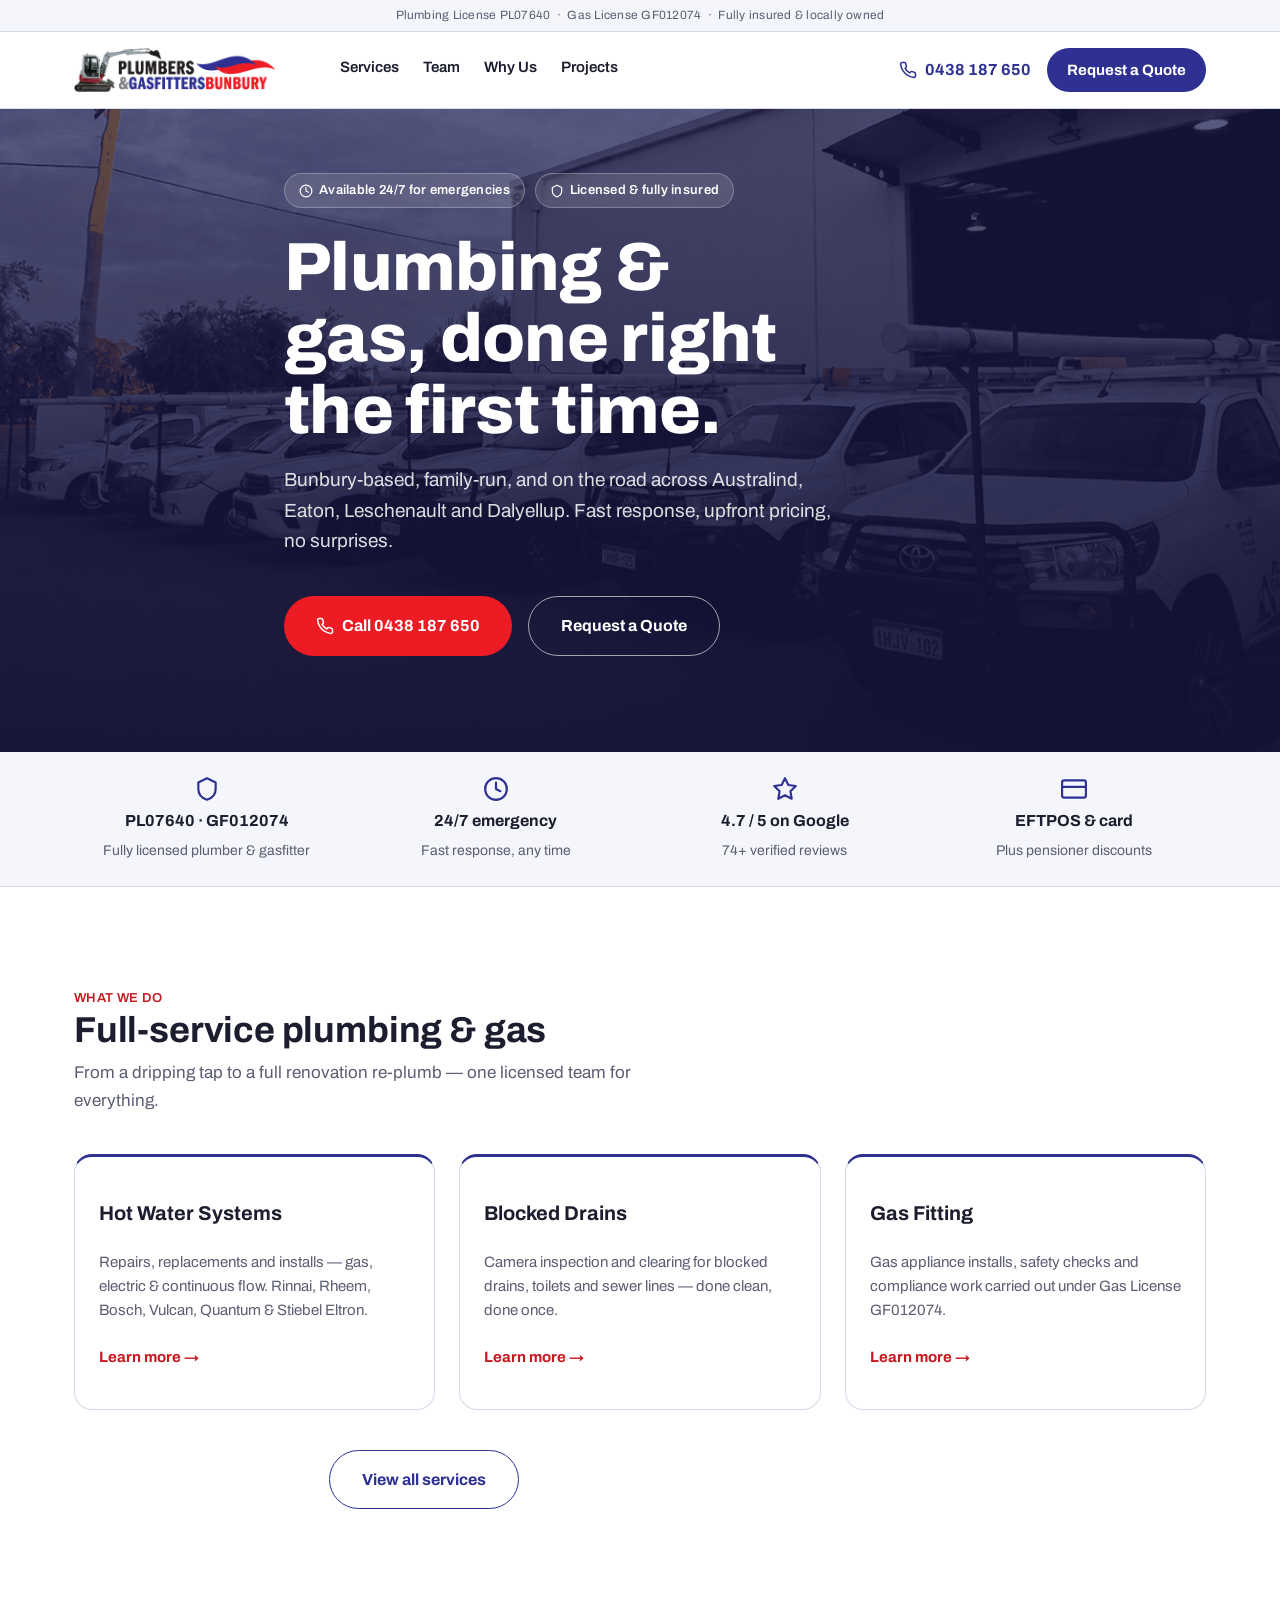
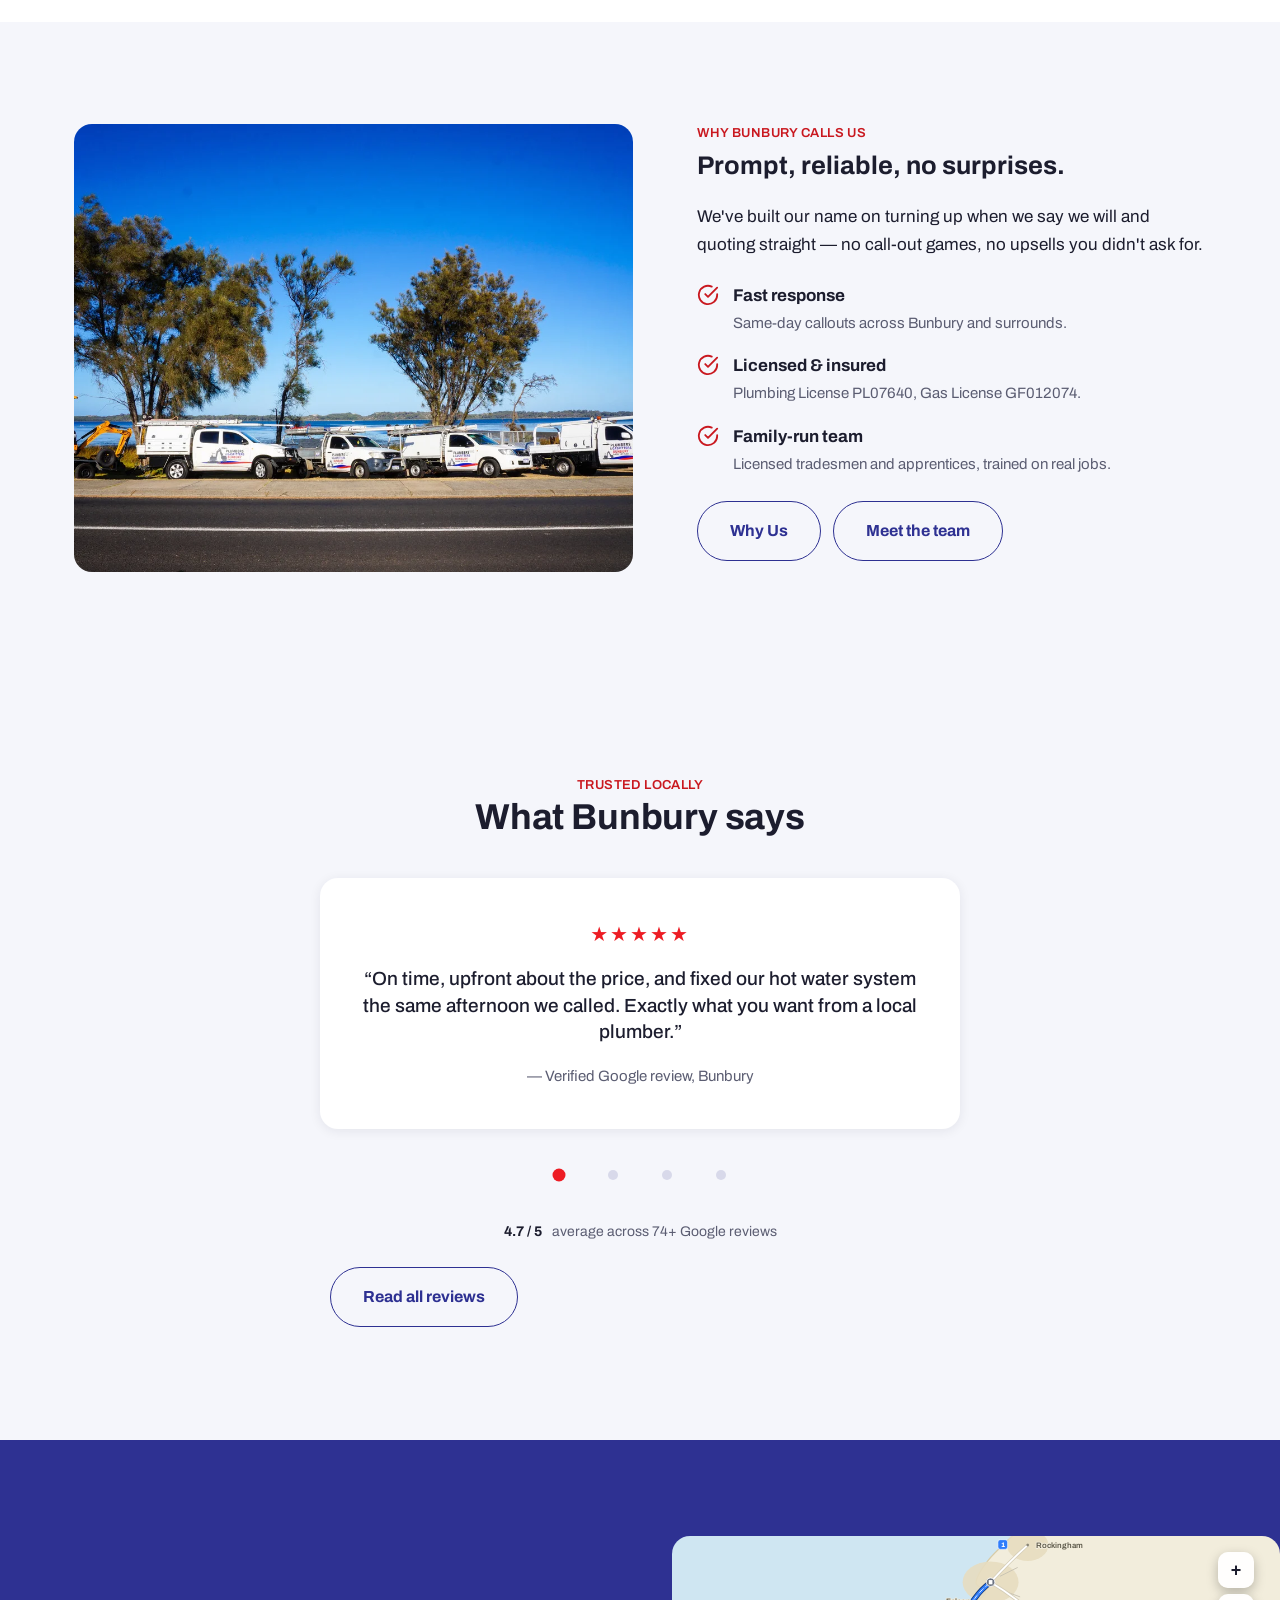
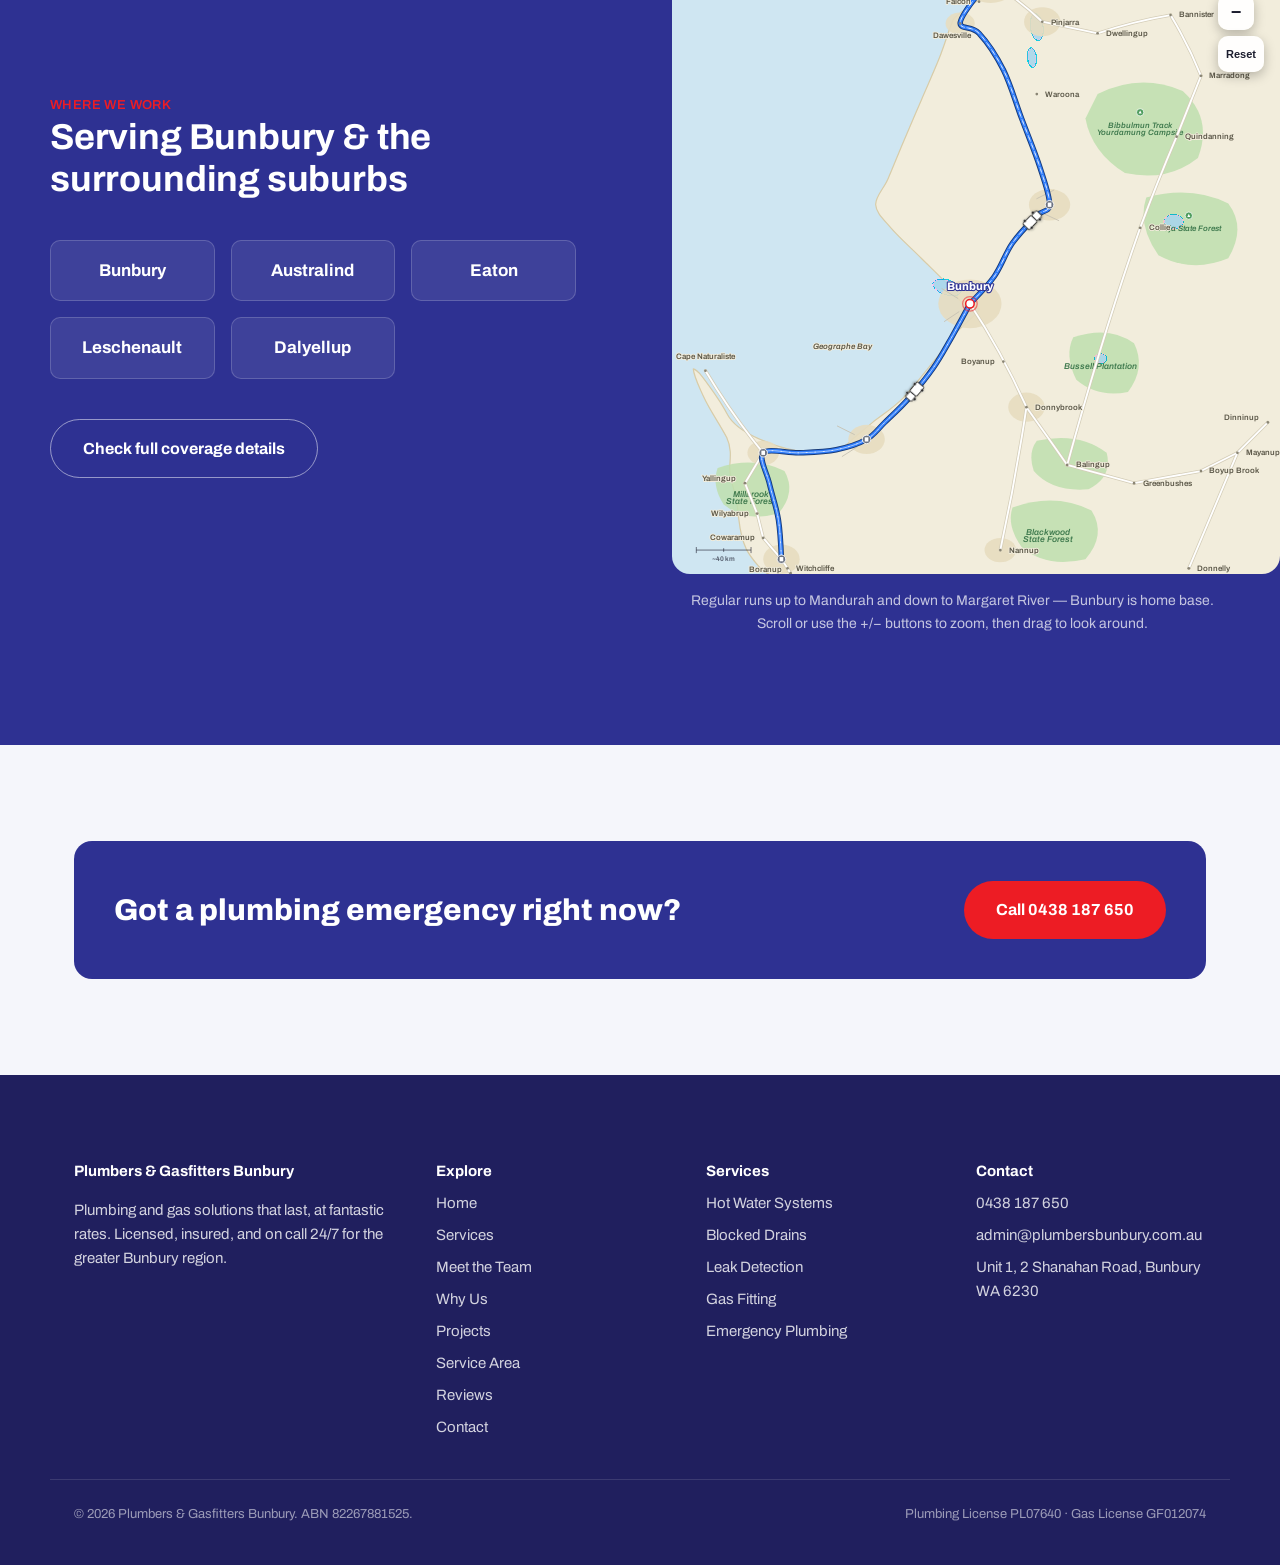
<file: index.html>
<!doctype html>
<html lang="en-AU">
<head>
<meta charset="UTF-8" />
<meta name="viewport" content="width=device-width, initial-scale=1" />
<title>Plumbers & Gasfitters Bunbury | Licensed Plumbing & Gas, 24/7</title>
<meta name="description" content="Licensed plumbing & gas services in Bunbury, Australind, Eaton, Leschenault and Dalyellup. Hot water, leak detection, blocked drains, gas fitting, emergency callouts 24/7. Call 0438 187 650." />
<link rel="preconnect" href="https://fonts.googleapis.com">
<link rel="preconnect" href="https://fonts.gstatic.com" crossorigin>
<link href="https://fonts.googleapis.com/css2?family=Archivo:ital,wght@0,400;0,500;0,600;0,700;0,800;0,900&family=Archivo+Expanded:wght@700;800&display=swap" rel="stylesheet">
<link rel="stylesheet" href="styles.css" />
</head>
<body>

<a class="skip-link" href="#main" style="position:absolute;left:-9999px;top:0;background:#fff;color:#000;padding:12px;z-index:100;">Skip to content</a>

<header class="site-header">
  <div class="license-strip">Plumbing License PL07640 &nbsp;·&nbsp; Gas License GF012074 &nbsp;·&nbsp; Fully insured &amp; locally owned</div>
  <div class="container header-inner">
    <a href="index.html" class="brand">
      <img class="brand-logo" src="assets/logo.png" alt="Plumbers & Gasfitters Bunbury" />
    </a>

    <nav class="main-nav" aria-label="Primary">
      <a href="services.html">Services</a>
      <a href="team.html">Team</a>
      <a href="why-us.html">Why Us</a>
      <a href="projects.html">Projects</a>
    </nav>

    <div class="header-actions">
      <a class="call-link" href="tel:0438187650">
        <svg viewBox="0 0 24 24" fill="none" stroke="currentColor" stroke-width="2" stroke-linecap="round" stroke-linejoin="round"><path d="M22 16.92v3a2 2 0 0 1-2.18 2 19.79 19.79 0 0 1-8.63-3.07 19.5 19.5 0 0 1-6-6 19.79 19.79 0 0 1-3.07-8.67A2 2 0 0 1 4.11 2h3a2 2 0 0 1 2 1.72c.127.96.362 1.903.7 2.81a2 2 0 0 1-.45 2.11L8.09 9.91a16 16 0 0 0 6 6l1.27-1.27a2 2 0 0 1 2.11-.45c.907.338 1.85.573 2.81.7A2 2 0 0 1 22 16.92z"/></svg>
        0438 187 650
      </a>
      <a class="btn btn-primary btn-sm" href="contact.html">Request a Quote</a>
      <button class="menu-toggle" id="menuToggle" aria-expanded="false" aria-controls="mobileNav" aria-label="Open menu">
        <svg viewBox="0 0 24 24" fill="none" stroke="currentColor" stroke-width="2" stroke-linecap="round" stroke-linejoin="round"><line x1="3" y1="6" x2="21" y2="6"/><line x1="3" y1="12" x2="21" y2="12"/><line x1="3" y1="18" x2="21" y2="18"/></svg>
      </button>
    </div>
  </div>
  <nav class="mobile-nav" id="mobileNav" aria-label="Mobile">
    <a href="index.html" aria-current="page">Home</a>
    <a href="services.html">Services</a>
    <a href="team.html">Team</a>
    <a href="why-us.html">Why Us</a>
    <a href="projects.html">Projects</a>
    <a href="service-area.html">Service Area</a>
    <a href="reviews.html">Reviews</a>
    <a href="contact.html">Contact</a>
    <a href="tel:0438187650">Call 0438 187 650</a>
  </nav>
</header>

<main id="main">

  <!-- Hero -->
  <section class="hero" id="top">
    <div class="hero-media" aria-hidden="true">
      <img src="assets/hero-bg.png" alt="" />
    </div>
    <div class="container hero-content reveal">
      <div class="hero-badges">
        <span class="badge">
          <svg viewBox="0 0 24 24" fill="none" stroke="currentColor" stroke-width="2" stroke-linecap="round" stroke-linejoin="round"><circle cx="12" cy="12" r="10"/><polyline points="12 6 12 12 16 14"/></svg>
          Available 24/7 for emergencies
        </span>
        <span class="badge">
          <svg viewBox="0 0 24 24" fill="none" stroke="currentColor" stroke-width="2" stroke-linecap="round" stroke-linejoin="round"><path d="M12 2l8 4v6c0 5-3.5 8.5-8 10-4.5-1.5-8-5-8-10V6l8-4z"/></svg>
          Licensed &amp; fully insured
        </span>
      </div>
      <h1>Plumbing &amp; gas, done right the first time.</h1>
      <p class="lede">Bunbury-based, family-run, and on the road across Australind, Eaton, Leschenault and Dalyellup. Fast response, upfront pricing, no surprises.</p>
      <div class="hero-ctas">
        <a class="btn btn-call" href="tel:0438187650">
          <svg viewBox="0 0 24 24" fill="none" stroke="currentColor" stroke-width="2" stroke-linecap="round" stroke-linejoin="round" width="18" height="18"><path d="M22 16.92v3a2 2 0 0 1-2.18 2 19.79 19.79 0 0 1-8.63-3.07 19.5 19.5 0 0 1-6-6 19.79 19.79 0 0 1-3.07-8.67A2 2 0 0 1 4.11 2h3a2 2 0 0 1 2 1.72c.127.96.362 1.903.7 2.81a2 2 0 0 1-.45 2.11L8.09 9.91a16 16 0 0 0 6 6l1.27-1.27a2 2 0 0 1 2.11-.45c.907.338 1.85.573 2.81.7A2 2 0 0 1 22 16.92z"/></svg>
          Call 0438 187 650
        </a>
        <a class="btn btn-secondary" href="contact.html">Request a Quote</a>
      </div>
    </div>
  </section>

  <!-- Trust bar -->
  <div class="trust-bar">
    <div class="container trust-grid">
      <div class="trust-item">
        <svg viewBox="0 0 24 24" fill="none" stroke="currentColor" stroke-width="2" stroke-linecap="round" stroke-linejoin="round"><path d="M12 2l8 4v6c0 5-3.5 8.5-8 10-4.5-1.5-8-5-8-10V6l8-4z"/></svg>
        <strong>PL07640 · GF012074</strong>
        <span>Fully licensed plumber &amp; gasfitter</span>
      </div>
      <div class="trust-item">
        <svg viewBox="0 0 24 24" fill="none" stroke="currentColor" stroke-width="2" stroke-linecap="round" stroke-linejoin="round"><circle cx="12" cy="12" r="10"/><polyline points="12 6 12 12 16 14"/></svg>
        <strong>24/7 emergency</strong>
        <span>Fast response, any time</span>
      </div>
      <div class="trust-item">
        <svg viewBox="0 0 24 24" fill="none" stroke="currentColor" stroke-width="2" stroke-linecap="round" stroke-linejoin="round"><polygon points="12 2 15.09 8.26 22 9.27 17 14.14 18.18 21.02 12 17.77 5.82 21.02 7 14.14 2 9.27 8.91 8.26 12 2"/></svg>
        <strong>4.7 / 5 on Google</strong>
        <span>74+ verified reviews</span>
      </div>
      <div class="trust-item">
        <svg viewBox="0 0 24 24" fill="none" stroke="currentColor" stroke-width="2" stroke-linecap="round" stroke-linejoin="round"><rect x="1" y="4" width="22" height="16" rx="2"/><line x1="1" y1="10" x2="23" y2="10"/></svg>
        <strong>EFTPOS &amp; card</strong>
        <span>Plus pensioner discounts</span>
      </div>
    </div>
  </div>

  <!-- Services teaser -->
  <section class="section" id="services">
    <div class="container">
      <div class="section-head reveal">
        <span class="eyebrow">What we do</span>
        <h2>Full-service plumbing &amp; gas</h2>
        <p>From a dripping tap to a full renovation re-plumb — one licensed team for everything.</p>
      </div>

      <div class="services-grid">
        <article class="service-card reveal">
          <div class="service-body">
            <h3>Hot Water Systems</h3>
            <p>Repairs, replacements and installs — gas, electric &amp; continuous flow. Rinnai, Rheem, Bosch, Vulcan, Quantum &amp; Stiebel Eltron.</p>
            <span class="service-link">Learn more →</span>
          </div>
        </article>

        <article class="service-card reveal">
          <div class="service-body">
            <h3>Blocked Drains</h3>
            <p>Camera inspection and clearing for blocked drains, toilets and sewer lines — done clean, done once.</p>
            <span class="service-link">Learn more →</span>
          </div>
        </article>

        <article class="service-card reveal">
          <div class="service-body">
            <h3>Gas Fitting</h3>
            <p>Gas appliance installs, safety checks and compliance work carried out under Gas License GF012074.</p>
            <span class="service-link">Learn more →</span>
          </div>
        </article>
      </div>

      <p style="text-align:center; margin-top: var(--sp-lg);">
        <a class="btn btn-secondary" href="services.html">View all services</a>
      </p>
    </div>
  </section>

  <!-- Why us -->
  <section class="section section--surface" id="why-us">
    <div class="container why-grid">
      <div class="why-media reveal">
        <img src="assets/vehicle1.webp" alt="The Plumbers and Gasfitters Bunbury fleet, parked along the Bunbury waterfront" loading="lazy" />
      </div>
      <div class="reveal">
        <span class="eyebrow">Why Bunbury calls us</span>
        <h2>Prompt, reliable, no surprises.</h2>
        <p>We've built our name on turning up when we say we will and quoting straight — no call-out games, no upsells you didn't ask for.</p>
        <ul class="why-list">
          <li>
            <svg viewBox="0 0 24 24" fill="none" stroke="currentColor" stroke-width="2" stroke-linecap="round" stroke-linejoin="round"><path d="M22 11.08V12a10 10 0 1 1-5.93-9.14"/><polyline points="22 4 12 14.01 9 11.01"/></svg>
            <div><strong>Fast response</strong><span>Same-day callouts across Bunbury and surrounds.</span></div>
          </li>
          <li>
            <svg viewBox="0 0 24 24" fill="none" stroke="currentColor" stroke-width="2" stroke-linecap="round" stroke-linejoin="round"><path d="M22 11.08V12a10 10 0 1 1-5.93-9.14"/><polyline points="22 4 12 14.01 9 11.01"/></svg>
            <div><strong>Licensed &amp; insured</strong><span>Plumbing License PL07640, Gas License GF012074.</span></div>
          </li>
          <li>
            <svg viewBox="0 0 24 24" fill="none" stroke="currentColor" stroke-width="2" stroke-linecap="round" stroke-linejoin="round"><path d="M22 11.08V12a10 10 0 1 1-5.93-9.14"/><polyline points="22 4 12 14.01 9 11.01"/></svg>
            <div><strong>Family-run team</strong><span>Licensed tradesmen and apprentices, trained on real jobs.</span></div>
          </li>
        </ul>
        <p style="margin-top: var(--sp-md);">
          <a class="btn btn-secondary" href="why-us.html">Why Us</a>
          <a class="btn btn-secondary" href="team.html" style="margin-left: var(--sp-xs);">Meet the team</a>
        </p>
      </div>
    </div>
  </section>

  <!-- Testimonial teaser -->
  <section class="section section--surface" id="reviews">
    <div class="container">
      <div class="section-head reveal" style="margin-inline:auto; text-align:center;">
        <span class="eyebrow">Trusted locally</span>
        <h2>What Bunbury says</h2>
      </div>
      <div class="review-carousel reveal" id="reviewCarousel" data-autoplay="3000">
        <div class="review-track">
          <article class="review-slide is-active">
            <div class="stars" aria-hidden="true">★★★★★</div>
            <blockquote>“On time, upfront about the price, and fixed our hot water system the same afternoon we called. Exactly what you want from a local plumber.”</blockquote>
            <cite>— Verified Google review, Bunbury</cite>
          </article>
          <article class="review-slide">
            <div class="stars" aria-hidden="true">★★★★★</div>
            <blockquote>“Blocked drain on a Sunday and they still came out within the hour. Cleared it, showed us what caused it, no fuss.”</blockquote>
            <cite>— Verified Google review, Australind</cite>
          </article>
          <article class="review-slide">
            <div class="stars" aria-hidden="true">★★★★★</div>
            <blockquote>“Had our gas cooktop installed and safety-checked at the same time. Tidy work, and they explained everything before starting.”</blockquote>
            <cite>— Verified Google review, Eaton</cite>
          </article>
          <article class="review-slide">
            <div class="stars" aria-hidden="true">★★★★★</div>
            <blockquote>“Burst pipe at 11pm and someone actually picked up the phone. Quoted fairly, fixed it that night. Saved us a flooded floor.”</blockquote>
            <cite>— Verified Google review, Dalyellup</cite>
          </article>
        </div>

        <div class="review-dots" role="tablist" aria-label="Choose a review to display">
          <button class="review-dot is-active" type="button" role="tab" aria-selected="true" aria-label="Review 1 of 4"></button>
          <button class="review-dot" type="button" role="tab" aria-selected="false" aria-label="Review 2 of 4"></button>
          <button class="review-dot" type="button" role="tab" aria-selected="false" aria-label="Review 3 of 4"></button>
          <button class="review-dot" type="button" role="tab" aria-selected="false" aria-label="Review 4 of 4"></button>
        </div>

        <div class="review-meta">
          <strong style="color:var(--ink)">4.7 / 5</strong> average across 74+ Google reviews
        </div>
      </div>
      <p style="text-align:center; margin-top: var(--sp-md);">
        <a class="btn btn-secondary" href="why-us.html#recent-reviews">Read all reviews</a>
      </p>
    </div>
  </section>

  <!-- Service area teaser -->
  <section class="section section--navy" id="area">
    <div class="area-bleed">
      <div class="area-text">
        <div class="section-head reveal">
          <span class="eyebrow" style="color:var(--red)">Where we work</span>
          <h2>Serving Bunbury &amp; the surrounding suburbs</h2>
        </div>
        <div class="area-grid reveal">
          <div class="area-chip">Bunbury</div>
          <div class="area-chip">Australind</div>
          <div class="area-chip">Eaton</div>
          <div class="area-chip">Leschenault</div>
          <div class="area-chip">Dalyellup</div>
        </div>
        <p style="margin-top: var(--sp-lg);">
          <a class="btn btn-secondary" href="service-area.html">Check full coverage details</a>
        </p>
      </div>

      <div class="route-map-wrap reveal">
        <div class="route-map-zoom" id="routeMapZoom">
          <button type="button" class="map-zoom-btn" id="mapZoomIn" aria-label="Zoom in">+</button>
          <button type="button" class="map-zoom-btn" id="mapZoomOut" aria-label="Zoom out">&minus;</button>
          <button type="button" class="map-zoom-btn map-zoom-reset" id="mapZoomReset" aria-label="Reset map view">Reset</button>
        </div>
        <div class="route-map-viewport" id="routeMapViewport">
        <svg class="route-map" id="routeMap" viewBox="0 0 1000 1050" role="img" aria-label="Map showing our utes on the road from Bunbury north to Mandurah and south to Margaret River, from Rockingham down to Nannup">
          <rect class="map-ocean" x="0" y="0" width="1000" height="1050" />
          <path class="landmass" d="M560,0 C553.3,6.7 530.0,27.3 520,40 C510.0,52.7 500.8,66.8 500,76 C499.2,85.2 520.0,86.0 515,95 C510.0,104.0 479.2,121.8 470,130 C460.8,138.2 465.0,132.3 460,144 C455.0,155.7 448.3,179.0 440,200 C431.7,221.0 420.0,246.7 410,270 C400.0,293.3 389.2,318.3 380,340 C370.8,361.7 362.5,383.0 355,400 C347.5,417.0 334.2,428.7 335,442 C335.8,455.3 347.5,465.3 360,480 C372.5,494.7 395.0,515.0 410,530 C425.0,545.0 437.8,556.7 450,570 C462.2,583.3 473.8,602.5 483,610 C492.2,617.5 507.2,608.3 505,615 C502.8,621.7 482.5,635.8 470,650 C457.5,664.2 445.0,681.7 430,700 C415.0,718.3 396.7,743.3 380,760 C363.3,776.7 343.3,789.2 330,800 C316.7,810.8 308.3,818.3 300,825 C291.7,831.7 291.7,835.8 280,840 C268.3,844.2 251.7,851.7 230,850 C208.3,848.3 176.7,841.7 150,830 C120,818 100,805 90,785 C80,765 65,745 50,725 C42,715 36,712 35,712 C36,725 45,742 52,758 C62,780 78,802 90,825 C98,842 96,858 95,872 C94,888 100,905 105,922 C108,935 108,948 110,960 C112,978 116,995 122,1008 C128,1020 135,1028 142,1036 C148,1043 155,1048 160,1050 L1000,1050 L1000,0 Z" />
          <path class="coastline" d="M560,0 C553.3,6.7 530.0,27.3 520,40 C510.0,52.7 500.8,66.8 500,76 C499.2,85.2 520.0,86.0 515,95 C510.0,104.0 479.2,121.8 470,130 C460.8,138.2 465.0,132.3 460,144 C455.0,155.7 448.3,179.0 440,200 C431.7,221.0 420.0,246.7 410,270 C400.0,293.3 389.2,318.3 380,340 C370.8,361.7 362.5,383.0 355,400 C347.5,417.0 334.2,428.7 335,442 C335.8,455.3 347.5,465.3 360,480 C372.5,494.7 395.0,515.0 410,530 C425.0,545.0 437.8,556.7 450,570 C462.2,583.3 473.8,602.5 483,610 C492.2,617.5 507.2,608.3 505,615 C502.8,621.7 482.5,635.8 470,650 C457.5,664.2 445.0,681.7 430,700 C415.0,718.3 396.7,743.3 380,760 C363.3,776.7 343.3,789.2 330,800 C316.7,810.8 308.3,818.3 300,825 C291.7,831.7 291.7,835.8 280,840 C268.3,844.2 251.7,851.7 230,850 C208.3,848.3 176.7,841.7 150,830 C120,818 100,805 90,785 C80,765 65,745 50,725 C42,715 36,712 35,712 C36,725 45,742 52,758 C62,780 78,802 90,825 C98,842 96,858 95,872 C94,888 100,905 105,922 C108,935 108,948 110,960 C112,978 116,995 122,1008 C128,1020 135,1028 142,1036 C148,1043 155,1048 160,1050" />

          <!-- Reserve / forest layer: state forests and reserves matching the reference map -->
          <g class="reserve-patches">
            <path d="M700,260 Q770,225 840,255 Q890,300 865,365 Q815,405 745,390 Q690,355 680,300 Z" />
            <path d="M780,430 Q855,410 915,440 Q945,480 915,530 Q855,555 800,525 Q765,475 780,430 Z" />
            <path d="M660,660 Q720,640 760,670 Q780,710 750,750 Q700,760 665,730 Q645,690 660,660 Z" />
            <path d="M560,940 Q630,915 690,945 Q715,985 680,1025 Q615,1040 575,1005 Q550,970 560,940 Z" />
            <path d="M75,875 Q135,855 185,880 Q205,915 175,950 Q120,965 85,935 Q65,905 75,875 Z" />
            <path d="M600,830 Q670,815 715,850 Q725,890 685,910 Q625,915 595,880 Q585,850 600,830 Z" />
          </g>

          <!-- Water features: lakes and the Leschenault estuary near Bunbury -->
          <g class="water-features">
            <ellipse cx="600" cy="150" rx="10" ry="22" transform="rotate(-8 600 150)" />
            <ellipse cx="592" cy="200" rx="7" ry="16" transform="rotate(-6 592 200)" />
            <ellipse cx="825" cy="470" rx="16" ry="12" />
            <ellipse cx="705" cy="695" rx="10" ry="8" />
            <ellipse cx="452" cy="578" rx="24" ry="12" transform="rotate(18 452 578)" />
          </g>

          <!-- Park / reserve markers -->
          <g class="park-marker" transform="translate(770,290)"><circle r="6" /><path d="M-2.5,2 L0,-3 L2.5,2 Z" /></g>
          <text class="park-label" x="770" y="315" text-anchor="middle">Bibbulmun Track<tspan x="770" dy="12">Yourdamung Campsite</tspan></text>

          <g class="park-marker" transform="translate(850,460)"><circle r="6" /><path d="M-2.5,2 L0,-3 L2.5,2 Z" /></g>
          <text class="park-label" x="850" y="485" text-anchor="middle">Muja State Forest</text>

          <text class="park-label park-label--zone" x="705" y="712" text-anchor="middle">Bussell Plantation</text>
          <text class="park-label park-label--zone" x="618" y="985" text-anchor="middle">Blackwood<tspan x="618" dy="12">State Forest</tspan></text>
          <text class="park-label park-label--zone" x="130" y="922" text-anchor="middle">Millbrook<tspan x="130" dy="12">State Forest</tspan></text>

          <!-- Urban area patches: soften the land under each town, like a real map's built-up areas -->
          <g class="urban-patches">
            <ellipse cx="585" cy="15" rx="34" ry="26" />
            <ellipse cx="524" cy="76" rx="46" ry="34" />
            <ellipse cx="609" cy="141" rx="30" ry="24" />
            <ellipse cx="474" cy="144" rx="24" ry="18" />
            <ellipse cx="621" cy="442" rx="34" ry="26" />
            <ellipse cx="490" cy="605" rx="52" ry="40" />
            <ellipse cx="583" cy="775" rx="30" ry="24" />
            <ellipse cx="320" cy="828" rx="30" ry="24" />
            <ellipse cx="150" cy="850" rx="26" ry="20" />
            <ellipse cx="540" cy="1010" rx="26" ry="20" />
            <ellipse cx="180" cy="1025" rx="30" ry="24" />
          </g>

          <!-- Local street grid: short unlabelled roads branching off the highway, for map texture -->
          <g class="local-streets">
            <path d="M540,66 L568,52 M545,90 L572,100" />
            <path d="M600,432 L628,418 M610,456 L636,468" />
            <path d="M470,596 L444,580 M472,618 L448,634" />
            <path d="M300,820 L272,806 M305,840 L280,856" />
          </g>

          <!-- Inland road network: minor roads connecting the highway to nearby towns, like a real map -->
          <g class="inland-road-casing">
            <path d="M524,76 Q555,42 585,15" />
            <path d="M524,76 Q568,102 609,141" />
            <path d="M490,605 Q540,680 583,775" />
            <path d="M583,775 Q565,895 540,1010" />
            <path d="M150,850 Q100,790 55,715" />
            <path d="M609,141 Q650,150 700,160" />
            <path d="M700,160 Q760,140 820,130" />
            <path d="M820,130 Q850,180 870,230" />
            <path d="M870,230 Q850,280 830,330" />
            <path d="M830,330 Q800,400 770,480" />
            <path d="M770,480 Q710,650 650,870" />
            <path d="M583,775 Q615,820 650,870" />
            <path d="M650,870 Q705,885 760,900" />
            <path d="M760,900 Q815,890 870,880" />
            <path d="M870,880 Q900,865 930,850" />
            <path d="M930,850 Q955,825 980,800" />
            <path d="M930,850 Q890,945 850,1040" />
            <path d="M150,850 Q135,875 120,900" />
            <path d="M120,900 Q130,925 140,950" />
            <path d="M140,950 Q145,970 150,990" />
            <path d="M150,990 Q165,1008 180,1025" />
            <path d="M180,1025 Q185,1032 190,1040" />
            <path d="M190,1040 Q192,1044 195,1048" />
          </g>
          <g class="inland-road">
            <path d="M524,76 Q555,42 585,15" />
            <path d="M524,76 Q568,102 609,141" />
            <path d="M490,605 Q540,680 583,775" />
            <path d="M583,775 Q565,895 540,1010" />
            <path d="M150,850 Q100,790 55,715" />
            <path d="M609,141 Q650,150 700,160" />
            <path d="M700,160 Q760,140 820,130" />
            <path d="M820,130 Q850,180 870,230" />
            <path d="M870,230 Q850,280 830,330" />
            <path d="M830,330 Q800,400 770,480" />
            <path d="M770,480 Q710,650 650,870" />
            <path d="M583,775 Q615,820 650,870" />
            <path d="M650,870 Q705,885 760,900" />
            <path d="M760,900 Q815,890 870,880" />
            <path d="M870,880 Q900,865 930,850" />
            <path d="M930,850 Q955,825 980,800" />
            <path d="M930,850 Q890,945 850,1040" />
            <path d="M150,850 Q135,875 120,900" />
            <path d="M120,900 Q130,925 140,950" />
            <path d="M140,950 Q145,970 150,990" />
            <path d="M150,990 Q165,1008 180,1025" />
            <path d="M180,1025 Q185,1032 190,1040" />
            <path d="M190,1040 Q192,1044 195,1048" />
          </g>

          <!-- Highway shield -->
          <rect class="hwy-shield" x="536" y="6" width="16" height="16" rx="4" />
          <text class="hwy-shield-label" x="544" y="18" text-anchor="middle">1</text>

          <path d="M490,605 C496.7,597.5 518.3,576.7 530,560 C541.7,543.3 548.3,521.7 560,505 C571.7,488.3 589.8,470.5 600,460 C610.2,449.5 620.2,455.3 621,442 C621.8,428.7 612.7,403.7 605,380 C597.3,356.3 585.0,326.7 575,300 C565.0,273.3 556.7,243.3 545,220 C533.3,196.7 516.8,172.7 505,160 C493.2,147.3 474.8,154.0 474,144 C473.2,134.0 491.7,111.3 500,100 C508.3,88.7 524.0,76.0 524,76 C524.0,76.0 508.3,88.7 500,100 C491.7,111.3 473.2,134.0 474,144 C474.8,154.0 493.2,147.3 505,160 C516.8,172.7 533.3,196.7 545,220 C556.7,243.3 565.0,273.3 575,300 C585.0,326.7 597.3,356.3 605,380 C612.7,403.7 621.8,428.7 621,442 C620.2,455.3 610.2,449.5 600,460 C589.8,470.5 571.7,488.3 560,505 C548.3,521.7 541.7,543.3 530,560 C518.3,576.7 496.7,597.5 490,605" class="route-line-casing" />
          <path d="M490,605 C496.7,597.5 518.3,576.7 530,560 C541.7,543.3 548.3,521.7 560,505 C571.7,488.3 589.8,470.5 600,460 C610.2,449.5 620.2,455.3 621,442 C621.8,428.7 612.7,403.7 605,380 C597.3,356.3 585.0,326.7 575,300 C565.0,273.3 556.7,243.3 545,220 C533.3,196.7 516.8,172.7 505,160 C493.2,147.3 474.8,154.0 474,144 C473.2,134.0 491.7,111.3 500,100 C508.3,88.7 524.0,76.0 524,76 C524.0,76.0 508.3,88.7 500,100 C491.7,111.3 473.2,134.0 474,144 C474.8,154.0 493.2,147.3 505,160 C516.8,172.7 533.3,196.7 545,220 C556.7,243.3 565.0,273.3 575,300 C585.0,326.7 597.3,356.3 605,380 C612.7,403.7 621.8,428.7 621,442 C620.2,455.3 610.2,449.5 600,460 C589.8,470.5 571.7,488.3 560,505 C548.3,521.7 541.7,543.3 530,560 C518.3,576.7 496.7,597.5 490,605" class="route-line-fill" />
          <path id="routeNorth" d="M490,605 C496.7,597.5 518.3,576.7 530,560 C541.7,543.3 548.3,521.7 560,505 C571.7,488.3 589.8,470.5 600,460 C610.2,449.5 620.2,455.3 621,442 C621.8,428.7 612.7,403.7 605,380 C597.3,356.3 585.0,326.7 575,300 C565.0,273.3 556.7,243.3 545,220 C533.3,196.7 516.8,172.7 505,160 C493.2,147.3 474.8,154.0 474,144 C473.2,134.0 491.7,111.3 500,100 C508.3,88.7 524.0,76.0 524,76 C524.0,76.0 508.3,88.7 500,100 C491.7,111.3 473.2,134.0 474,144 C474.8,154.0 493.2,147.3 505,160 C516.8,172.7 533.3,196.7 545,220 C556.7,243.3 565.0,273.3 575,300 C585.0,326.7 597.3,356.3 605,380 C612.7,403.7 621.8,428.7 621,442 C620.2,455.3 610.2,449.5 600,460 C589.8,470.5 571.7,488.3 560,505 C548.3,521.7 541.7,543.3 530,560 C518.3,576.7 496.7,597.5 490,605" class="route-line-center" />

          <path d="M490,605 C485.0,614.2 470.0,642.5 460,660 C450.0,677.5 441.7,693.3 430,710 C418.3,726.7 403.3,745.0 390,760 C376.7,775.0 361.7,788.7 350,800 C338.3,811.3 333.3,820.5 320,828 C306.7,835.5 288.3,841.3 270,845 C251.7,848.7 230.0,849.2 210,850 C190.0,850.8 158.3,841.7 150,850 C141.7,858.3 155.8,881.7 160,900 C164.2,918.3 171.7,939.2 175,960 C178.3,980.8 180.0,1025.0 180,1025 C180.0,1025.0 178.3,980.8 175,960 C171.7,939.2 164.2,918.3 160,900 C155.8,881.7 141.7,858.3 150,850 C158.3,841.7 190.0,850.8 210,850 C230.0,849.2 251.7,848.7 270,845 C288.3,841.3 306.7,835.5 320,828 C333.3,820.5 338.3,811.3 350,800 C361.7,788.7 376.7,775.0 390,760 C403.3,745.0 418.3,726.7 430,710 C441.7,693.3 450.0,677.5 460,660 C470.0,642.5 485.0,614.2 490,605" class="route-line-casing" />
          <path d="M490,605 C485.0,614.2 470.0,642.5 460,660 C450.0,677.5 441.7,693.3 430,710 C418.3,726.7 403.3,745.0 390,760 C376.7,775.0 361.7,788.7 350,800 C338.3,811.3 333.3,820.5 320,828 C306.7,835.5 288.3,841.3 270,845 C251.7,848.7 230.0,849.2 210,850 C190.0,850.8 158.3,841.7 150,850 C141.7,858.3 155.8,881.7 160,900 C164.2,918.3 171.7,939.2 175,960 C178.3,980.8 180.0,1025.0 180,1025 C180.0,1025.0 178.3,980.8 175,960 C171.7,939.2 164.2,918.3 160,900 C155.8,881.7 141.7,858.3 150,850 C158.3,841.7 190.0,850.8 210,850 C230.0,849.2 251.7,848.7 270,845 C288.3,841.3 306.7,835.5 320,828 C333.3,820.5 338.3,811.3 350,800 C361.7,788.7 376.7,775.0 390,760 C403.3,745.0 418.3,726.7 430,710 C441.7,693.3 450.0,677.5 460,660 C470.0,642.5 485.0,614.2 490,605" class="route-line-fill" />
          <path id="routeSouth" d="M490,605 C485.0,614.2 470.0,642.5 460,660 C450.0,677.5 441.7,693.3 430,710 C418.3,726.7 403.3,745.0 390,760 C376.7,775.0 361.7,788.7 350,800 C338.3,811.3 333.3,820.5 320,828 C306.7,835.5 288.3,841.3 270,845 C251.7,848.7 230.0,849.2 210,850 C190.0,850.8 158.3,841.7 150,850 C141.7,858.3 155.8,881.7 160,900 C164.2,918.3 171.7,939.2 175,960 C178.3,980.8 180.0,1025.0 180,1025 C180.0,1025.0 178.3,980.8 175,960 C171.7,939.2 164.2,918.3 160,900 C155.8,881.7 141.7,858.3 150,850 C158.3,841.7 190.0,850.8 210,850 C230.0,849.2 251.7,848.7 270,845 C288.3,841.3 306.7,835.5 320,828 C333.3,820.5 338.3,811.3 350,800 C361.7,788.7 376.7,775.0 390,760 C403.3,745.0 418.3,726.7 430,710 C441.7,693.3 450.0,677.5 460,660 C470.0,642.5 485.0,614.2 490,605" class="route-line-center" />

          <!-- Secondary context towns (static, unanimated, like background labels on a real map) -->
          <g class="town-secondary">
            <circle cx="585" cy="15" r="2.2" />
            <text x="598" y="20" text-anchor="start">Rockingham</text>
          </g>
          <g class="town-secondary">
            <circle cx="474" cy="144" r="2.2" />
            <text x="460" y="168" text-anchor="middle">Dawesville</text>
          </g>
          <g class="town-secondary">
            <circle cx="609" cy="141" r="2.2" />
            <text x="623" y="146" text-anchor="start">Pinjarra</text>
          </g>
          <g class="town-secondary">
            <circle cx="583" cy="775" r="2.2" />
            <text x="597" y="780" text-anchor="start">Donnybrook</text>
          </g>
          <text class="town-secondary town-secondary--water" x="280" y="680" text-anchor="middle">Geographe Bay</text>
          <g class="town-secondary">
            <circle cx="55" cy="715" r="2.2" />
            <text x="55" y="695" text-anchor="middle">Cape Naturaliste</text>
          </g>
          <g class="town-secondary">
            <circle cx="540" cy="1010" r="2.2" />
            <text x="554" y="1015" text-anchor="start">Nannup</text>
          </g>

          <!-- Additional towns matching the reference map's full extent -->
          <g class="town-secondary">
            <circle cx="505" cy="108" r="2.2" />
            <text x="491" y="112" text-anchor="end">Falcon</text>
          </g>
          <g class="town-secondary">
            <circle cx="600" cy="260" r="2.2" />
            <text x="614" y="264" text-anchor="start">Waroona</text>
          </g>
          <g class="town-secondary">
            <circle cx="700" cy="160" r="2.2" />
            <text x="714" y="164" text-anchor="start">Dwellingup</text>
          </g>
          <g class="town-secondary">
            <circle cx="820" cy="130" r="2.2" />
            <text x="834" y="134" text-anchor="start">Bannister</text>
          </g>
          <g class="town-secondary">
            <circle cx="870" cy="230" r="2.2" />
            <text x="884" y="234" text-anchor="start">Marradong</text>
          </g>
          <g class="town-secondary">
            <circle cx="830" cy="330" r="2.2" />
            <text x="844" y="334" text-anchor="start">Quindanning</text>
          </g>
          <g class="town-secondary">
            <circle cx="770" cy="480" r="2.2" />
            <text x="784" y="484" text-anchor="start">Collie</text>
          </g>
          <g class="town-secondary">
            <circle cx="545" cy="700" r="2.2" />
            <text x="531" y="704" text-anchor="end">Boyanup</text>
          </g>
          <g class="town-secondary">
            <circle cx="650" cy="870" r="2.2" />
            <text x="664" y="874" text-anchor="start">Balingup</text>
          </g>
          <g class="town-secondary">
            <circle cx="760" cy="900" r="2.2" />
            <text x="774" y="904" text-anchor="start">Greenbushes</text>
          </g>
          <g class="town-secondary">
            <circle cx="870" cy="880" r="2.2" />
            <text x="884" y="884" text-anchor="start">Boyup Brook</text>
          </g>
          <g class="town-secondary">
            <circle cx="930" cy="850" r="2.2" />
            <text x="944" y="854" text-anchor="start">Mayanup</text>
          </g>
          <g class="town-secondary">
            <circle cx="980" cy="800" r="2.2" />
            <text x="966" y="796" text-anchor="end">Dinninup</text>
          </g>
          <g class="town-secondary">
            <circle cx="850" cy="1040" r="2.2" />
            <text x="864" y="1044" text-anchor="start">Donnelly</text>
          </g>
          <g class="town-secondary">
            <circle cx="120" cy="900" r="2.2" />
            <text x="106" y="896" text-anchor="end">Yallingup</text>
          </g>
          <g class="town-secondary">
            <circle cx="140" cy="950" r="2.2" />
            <text x="126" y="954" text-anchor="end">Wilyabrup</text>
          </g>
          <g class="town-secondary">
            <circle cx="150" cy="990" r="2.2" />
            <text x="136" y="994" text-anchor="end">Cowaramup</text>
          </g>
          <g class="town-secondary">
            <circle cx="190" cy="1040" r="2.2" />
            <text x="204" y="1044" text-anchor="start">Witchcliffe</text>
          </g>
          <g class="town-secondary">
            <circle cx="195" cy="1048" r="2.2" />
            <text x="181" y="1046" text-anchor="end">Boranup</text>
          </g>

          <!-- Home base: Bunbury -->
          <circle class="home-ring" cx="490" cy="605" r="12" />
          <circle class="town-dot town-dot--home" cx="490" cy="605" r="7" />
          <text class="town-label town-label--home" x="490" y="582" text-anchor="middle">Bunbury</text>

          <!-- Primary route towns: pin marker + pop-in label as the ute passes -->
          <g class="town-pin" transform="translate(524,76)"><circle r="7" /><rect x="-3" y="-3.5" width="6" height="7" /></g>
          <text class="town-label pop-dest" x="524" y="55" text-anchor="middle">Mandurah</text>

          <g class="town-pin" transform="translate(621,442)"><circle r="7" /><rect x="-3" y="-3.5" width="6" height="7" /></g>
          <text class="town-label pop-early" x="621" y="421" text-anchor="middle">Harvey</text>

          <g class="town-pin" transform="translate(320,828)"><circle r="7" /><rect x="-3" y="-3.5" width="6" height="7" /></g>
          <text class="town-label pop-early" x="320" y="807" text-anchor="middle">Busselton</text>

          <g class="town-pin" transform="translate(150,850)"><circle r="7" /><rect x="-3" y="-3.5" width="6" height="7" /></g>
          <text class="town-label pop-mid" x="150" y="878" text-anchor="middle">Dunsborough</text>

          <g class="town-pin" transform="translate(180,1025)"><circle r="7" /><rect x="-3" y="-3.5" width="6" height="7" /></g>
          <text class="town-label pop-dest" x="180" y="1005" text-anchor="middle">Margaret River</text>

          <g class="ute">
            <rect class="ute-body" x="-16" y="-7.5" width="20" height="15" rx="2.5" />
            <rect class="ute-body" x="4" y="-6.5" width="12" height="13" rx="2.5" />
            <circle class="ute-wheel" cx="-10" cy="-8" r="2.4" />
            <circle class="ute-wheel" cx="-10" cy="8" r="2.4" />
            <circle class="ute-wheel" cx="9" cy="-8" r="2.4" />
            <circle class="ute-wheel" cx="9" cy="8" r="2.4" />
            <animateMotion dur="12s" repeatCount="indefinite" rotate="auto">
              <mpath href="#routeNorth" />
            </animateMotion>
          </g>

          <g class="ute">
            <rect class="ute-body" x="-16" y="-7.5" width="20" height="15" rx="2.5" />
            <rect class="ute-body" x="4" y="-6.5" width="12" height="13" rx="2.5" />
            <circle class="ute-wheel" cx="-10" cy="-8" r="2.4" />
            <circle class="ute-wheel" cx="-10" cy="8" r="2.4" />
            <circle class="ute-wheel" cx="9" cy="-8" r="2.4" />
            <circle class="ute-wheel" cx="9" cy="8" r="2.4" />
            <animateMotion dur="12s" repeatCount="indefinite" rotate="auto">
              <mpath href="#routeSouth" />
            </animateMotion>
          </g>

          <!-- Scale bar -->
          <g class="scale-bar" transform="translate(40,1010)">
            <line x1="0" y1="0" x2="90" y2="0" />
            <line x1="0" y1="-5" x2="0" y2="5" />
            <line x1="45" y1="-3" x2="45" y2="3" />
            <line x1="90" y1="-5" x2="90" y2="5" />
            <text x="45" y="18" text-anchor="middle">~40 km</text>
          </g>
        </svg>
        </div>

        <p class="route-map-caption">Regular runs up to Mandurah and down to Margaret River — Bunbury is home base. Scroll or use the +/&minus; buttons to zoom, then drag to look around.</p>
      </div>
    </div>
  </section>

  <!-- CTA -->
  <section class="section section--surface" id="cta">
    <div class="container">
      <div class="cta-banner reveal">
        <h3>Got a plumbing emergency right now?</h3>
        <a class="btn btn-call" href="tel:0438187650">Call 0438 187 650</a>
      </div>
    </div>
  </section>

</main>

<footer class="site-footer">
  <div class="container footer-grid">
    <div>
      <h4>Plumbers &amp; Gasfitters Bunbury</h4>
      <p>Plumbing and gas solutions that last, at fantastic rates. Licensed, insured, and on call 24/7 for the greater Bunbury region.</p>
    </div>
    <div>
      <h4>Explore</h4>
      <ul class="footer-links">
        <li><a href="index.html">Home</a></li>
        <li><a href="services.html">Services</a></li>
        <li><a href="team.html">Meet the Team</a></li>
        <li><a href="why-us.html">Why Us</a></li>
        <li><a href="projects.html">Projects</a></li>
        <li><a href="service-area.html">Service Area</a></li>
        <li><a href="reviews.html">Reviews</a></li>
        <li><a href="contact.html">Contact</a></li>
      </ul>
    </div>
    <div>
      <h4>Services</h4>
      <ul class="footer-links">
        <li><a href="services.html">Hot Water Systems</a></li>
        <li><a href="services.html">Blocked Drains</a></li>
        <li><a href="services.html">Leak Detection</a></li>
        <li><a href="services.html">Gas Fitting</a></li>
        <li><a href="services.html">Emergency Plumbing</a></li>
      </ul>
    </div>
    <div>
      <h4>Contact</h4>
      <ul class="footer-links">
        <li><a href="tel:0438187650">0438 187 650</a></li>
        <li><a href="mailto:admin@plumbersbunbury.com.au">admin@plumbersbunbury.com.au</a></li>
        <li><span>Unit 1, 2 Shanahan Road, Bunbury WA 6230</span></li>
      </ul>
    </div>
  </div>
  <div class="container footer-bottom">
    <span>© <span id="year"></span> Plumbers &amp; Gasfitters Bunbury. ABN 82267881525.</span>
    <span>Plumbing License PL07640 · Gas License GF012074</span>
  </div>
</footer>

<div class="mobile-call-bar">
  <a class="btn btn-call" href="tel:0438187650">
    <svg viewBox="0 0 24 24" fill="none" stroke="currentColor" stroke-width="2" stroke-linecap="round" stroke-linejoin="round" width="18" height="18"><path d="M22 16.92v3a2 2 0 0 1-2.18 2 19.79 19.79 0 0 1-8.63-3.07 19.5 19.5 0 0 1-6-6 19.79 19.79 0 0 1-3.07-8.67A2 2 0 0 1 4.11 2h3a2 2 0 0 1 2 1.72c.127.96.362 1.903.7 2.81a2 2 0 0 1-.45 2.11L8.09 9.91a16 16 0 0 0 6 6l1.27-1.27a2 2 0 0 1 2.11-.45c.907.338 1.85.573 2.81.7A2 2 0 0 1 22 16.92z"/></svg>
    Call Now — 0438 187 650
  </a>
</div>

<script src="script.js"></script>
</body>
</html>
</file>
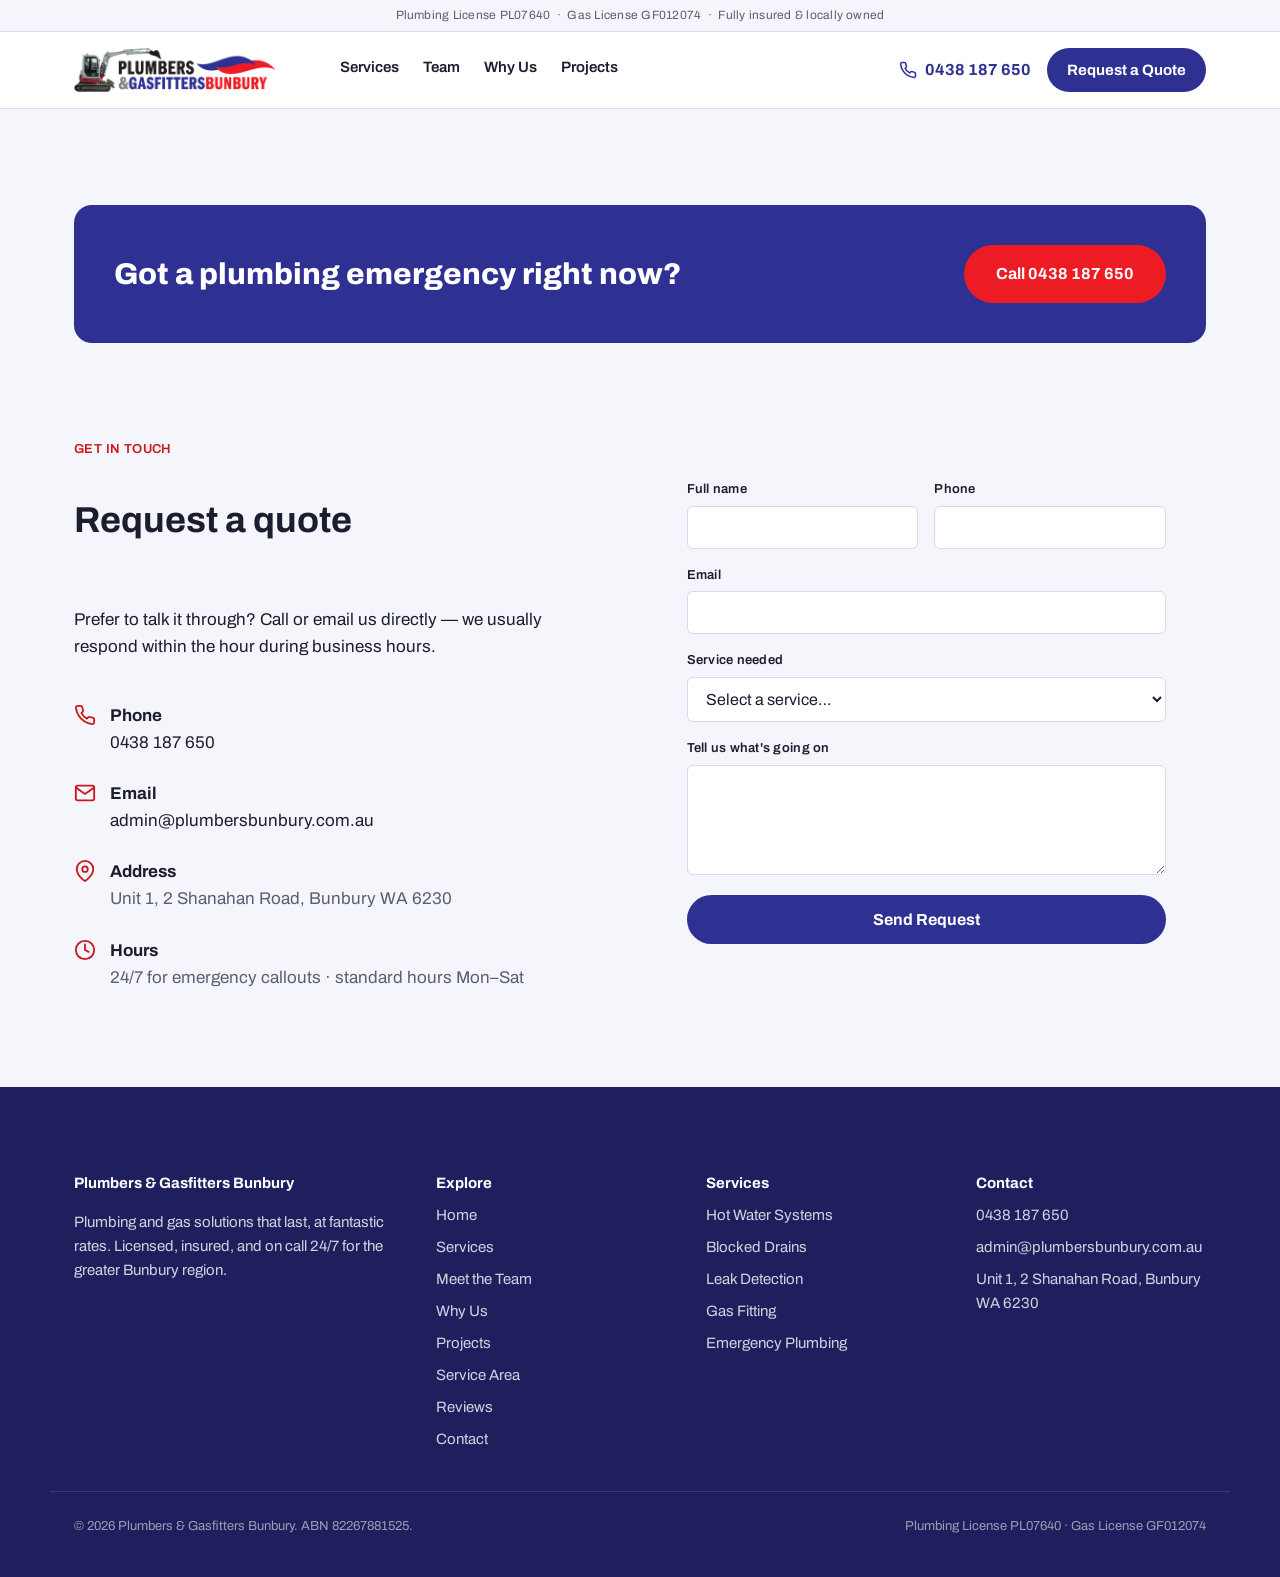
<file: contact.html>
<!doctype html>
<html lang="en-AU">
<head>
<meta charset="UTF-8" />
<meta name="viewport" content="width=device-width, initial-scale=1" />
<title>Contact | Plumbers & Gasfitters Bunbury</title>
<meta name="description" content="Request a quote or call Plumbers & Gasfitters Bunbury on 0438 187 650 — 24/7 for emergencies, standard hours Mon–Sat for everything else." />
<link rel="preconnect" href="https://fonts.googleapis.com">
<link rel="preconnect" href="https://fonts.gstatic.com" crossorigin>
<link href="https://fonts.googleapis.com/css2?family=Archivo:ital,wght@0,400;0,500;0,600;0,700;0,800;0,900&family=Archivo+Expanded:wght@700;800&display=swap" rel="stylesheet">
<link rel="stylesheet" href="styles.css" />
</head>
<body>

<a class="skip-link" href="#main" style="position:absolute;left:-9999px;top:0;background:#fff;color:#000;padding:12px;z-index:100;">Skip to content</a>

<header class="site-header">
  <div class="license-strip">Plumbing License PL07640 &nbsp;·&nbsp; Gas License GF012074 &nbsp;·&nbsp; Fully insured &amp; locally owned</div>
  <div class="container header-inner">
    <a href="index.html" class="brand">
      <img class="brand-logo" src="assets/logo.png" alt="Plumbers & Gasfitters Bunbury" />
    </a>

    <nav class="main-nav" aria-label="Primary">
      <a href="services.html">Services</a>
      <a href="team.html">Team</a>
      <a href="why-us.html">Why Us</a>
      <a href="projects.html">Projects</a>
    </nav>

    <div class="header-actions">
      <a class="call-link" href="tel:0438187650">
        <svg viewBox="0 0 24 24" fill="none" stroke="currentColor" stroke-width="2" stroke-linecap="round" stroke-linejoin="round"><path d="M22 16.92v3a2 2 0 0 1-2.18 2 19.79 19.79 0 0 1-8.63-3.07 19.5 19.5 0 0 1-6-6 19.79 19.79 0 0 1-3.07-8.67A2 2 0 0 1 4.11 2h3a2 2 0 0 1 2 1.72c.127.96.362 1.903.7 2.81a2 2 0 0 1-.45 2.11L8.09 9.91a16 16 0 0 0 6 6l1.27-1.27a2 2 0 0 1 2.11-.45c.907.338 1.85.573 2.81.7A2 2 0 0 1 22 16.92z"/></svg>
        0438 187 650
      </a>
      <a class="btn btn-primary btn-sm" href="contact.html">Request a Quote</a>
      <button class="menu-toggle" id="menuToggle" aria-expanded="false" aria-controls="mobileNav" aria-label="Open menu">
        <svg viewBox="0 0 24 24" fill="none" stroke="currentColor" stroke-width="2" stroke-linecap="round" stroke-linejoin="round"><line x1="3" y1="6" x2="21" y2="6"/><line x1="3" y1="12" x2="21" y2="12"/><line x1="3" y1="18" x2="21" y2="18"/></svg>
      </button>
    </div>
  </div>
  <nav class="mobile-nav" id="mobileNav" aria-label="Mobile">
    <a href="index.html">Home</a>
    <a href="services.html">Services</a>
    <a href="team.html">Team</a>
    <a href="why-us.html">Why Us</a>
    <a href="projects.html">Projects</a>
    <a href="service-area.html">Service Area</a>
    <a href="reviews.html">Reviews</a>
    <a href="contact.html" aria-current="page">Contact</a>
    <a href="tel:0438187650">Call 0438 187 650</a>
  </nav>
</header>

<main id="main">

  <!-- CTA + Contact -->
  <section class="section section--surface" id="contact">
    <div class="container">
      <div class="cta-banner reveal" style="margin-bottom: var(--sp-2xl);">
        <h3>Got a plumbing emergency right now?</h3>
        <a class="btn btn-call" href="tel:0438187650">Call 0438 187 650</a>
      </div>

      <div class="contact-grid">
        <div class="contact-info reveal">
          <span class="eyebrow">Get in touch</span>
          <h2 style="font-size:clamp(1.5rem,3vw,2.25rem); margin:8px 0 var(--sp-sm);">Request a quote</h2>
          <p>Prefer to talk it through? Call or email us directly — we usually respond within the hour during business hours.</p>

          <div class="contact-info-item">
            <svg viewBox="0 0 24 24" fill="none" stroke="currentColor" stroke-width="2" stroke-linecap="round" stroke-linejoin="round"><path d="M22 16.92v3a2 2 0 0 1-2.18 2 19.79 19.79 0 0 1-8.63-3.07 19.5 19.5 0 0 1-6-6 19.79 19.79 0 0 1-3.07-8.67A2 2 0 0 1 4.11 2h3a2 2 0 0 1 2 1.72c.127.96.362 1.903.7 2.81a2 2 0 0 1-.45 2.11L8.09 9.91a16 16 0 0 0 6 6l1.27-1.27a2 2 0 0 1 2.11-.45c.907.338 1.85.573 2.81.7A2 2 0 0 1 22 16.92z"/></svg>
            <div><strong>Phone</strong><a href="tel:0438187650">0438 187 650</a></div>
          </div>
          <div class="contact-info-item">
            <svg viewBox="0 0 24 24" fill="none" stroke="currentColor" stroke-width="2" stroke-linecap="round" stroke-linejoin="round"><path d="M4 4h16c1.1 0 2 .9 2 2v12c0 1.1-.9 2-2 2H4c-1.1 0-2-.9-2-2V6c0-1.1.9-2 2-2z"/><polyline points="22,6 12,13 2,6"/></svg>
            <div><strong>Email</strong><a href="mailto:admin@plumbersbunbury.com.au">admin@plumbersbunbury.com.au</a></div>
          </div>
          <div class="contact-info-item">
            <svg viewBox="0 0 24 24" fill="none" stroke="currentColor" stroke-width="2" stroke-linecap="round" stroke-linejoin="round"><path d="M21 10c0 7-9 13-9 13s-9-6-9-13a9 9 0 0 1 18 0z"/><circle cx="12" cy="10" r="3"/></svg>
            <div><strong>Address</strong><span>Unit 1, 2 Shanahan Road, Bunbury WA 6230</span></div>
          </div>
          <div class="contact-info-item">
            <svg viewBox="0 0 24 24" fill="none" stroke="currentColor" stroke-width="2" stroke-linecap="round" stroke-linejoin="round"><circle cx="12" cy="12" r="10"/><polyline points="12 6 12 12 16 14"/></svg>
            <div><strong>Hours</strong><span>24/7 for emergency callouts · standard hours Mon–Sat</span></div>
          </div>
        </div>

        <form class="contact-form reveal" id="contactForm" novalidate>
          <div class="form-row">
            <div class="field">
              <label for="name">Full name</label>
              <input id="name" name="name" type="text" autocomplete="name" required />
            </div>
            <div class="field">
              <label for="phone">Phone</label>
              <input id="phone" name="phone" type="tel" autocomplete="tel" inputmode="tel" required />
            </div>
          </div>
          <div class="field">
            <label for="email">Email</label>
            <input id="email" name="email" type="email" autocomplete="email" spellcheck="false" required />
          </div>
          <div class="field">
            <label for="service">Service needed</label>
            <select id="service" name="service" required>
              <option value="">Select a service…</option>
              <option>Hot Water System</option>
              <option>Blocked Drain</option>
              <option>Leak Detection</option>
              <option>Gas Fitting</option>
              <option>Renovation / Sewer Conversion</option>
              <option>Rural / Drainage</option>
              <option>Emergency Plumbing</option>
              <option>Other</option>
            </select>
          </div>
          <div class="field">
            <label for="message">Tell us what's going on</label>
            <textarea id="message" name="message" required></textarea>
          </div>
          <div class="form-status" id="formStatus" role="status" aria-live="polite"></div>
          <button class="btn btn-primary" type="submit" id="submitBtn">Send Request</button>
        </form>
      </div>
    </div>
  </section>

</main>

<footer class="site-footer">
  <div class="container footer-grid">
    <div>
      <h4>Plumbers &amp; Gasfitters Bunbury</h4>
      <p>Plumbing and gas solutions that last, at fantastic rates. Licensed, insured, and on call 24/7 for the greater Bunbury region.</p>
    </div>
    <div>
      <h4>Explore</h4>
      <ul class="footer-links">
        <li><a href="index.html">Home</a></li>
        <li><a href="services.html">Services</a></li>
        <li><a href="team.html">Meet the Team</a></li>
        <li><a href="why-us.html">Why Us</a></li>
        <li><a href="projects.html">Projects</a></li>
        <li><a href="service-area.html">Service Area</a></li>
        <li><a href="reviews.html">Reviews</a></li>
        <li><a href="contact.html">Contact</a></li>
      </ul>
    </div>
    <div>
      <h4>Services</h4>
      <ul class="footer-links">
        <li><a href="services.html">Hot Water Systems</a></li>
        <li><a href="services.html">Blocked Drains</a></li>
        <li><a href="services.html">Leak Detection</a></li>
        <li><a href="services.html">Gas Fitting</a></li>
        <li><a href="services.html">Emergency Plumbing</a></li>
      </ul>
    </div>
    <div>
      <h4>Contact</h4>
      <ul class="footer-links">
        <li><a href="tel:0438187650">0438 187 650</a></li>
        <li><a href="mailto:admin@plumbersbunbury.com.au">admin@plumbersbunbury.com.au</a></li>
        <li><span>Unit 1, 2 Shanahan Road, Bunbury WA 6230</span></li>
      </ul>
    </div>
  </div>
  <div class="container footer-bottom">
    <span>© <span id="year"></span> Plumbers &amp; Gasfitters Bunbury. ABN 82267881525.</span>
    <span>Plumbing License PL07640 · Gas License GF012074</span>
  </div>
</footer>

<div class="mobile-call-bar">
  <a class="btn btn-call" href="tel:0438187650">
    <svg viewBox="0 0 24 24" fill="none" stroke="currentColor" stroke-width="2" stroke-linecap="round" stroke-linejoin="round" width="18" height="18"><path d="M22 16.92v3a2 2 0 0 1-2.18 2 19.79 19.79 0 0 1-8.63-3.07 19.5 19.5 0 0 1-6-6 19.79 19.79 0 0 1-3.07-8.67A2 2 0 0 1 4.11 2h3a2 2 0 0 1 2 1.72c.127.96.362 1.903.7 2.81a2 2 0 0 1-.45 2.11L8.09 9.91a16 16 0 0 0 6 6l1.27-1.27a2 2 0 0 1 2.11-.45c.907.338 1.85.573 2.81.7A2 2 0 0 1 22 16.92z"/></svg>
    Call Now — 0438 187 650
  </a>
</div>

<script src="script.js"></script>
</body>
</html>
</file>
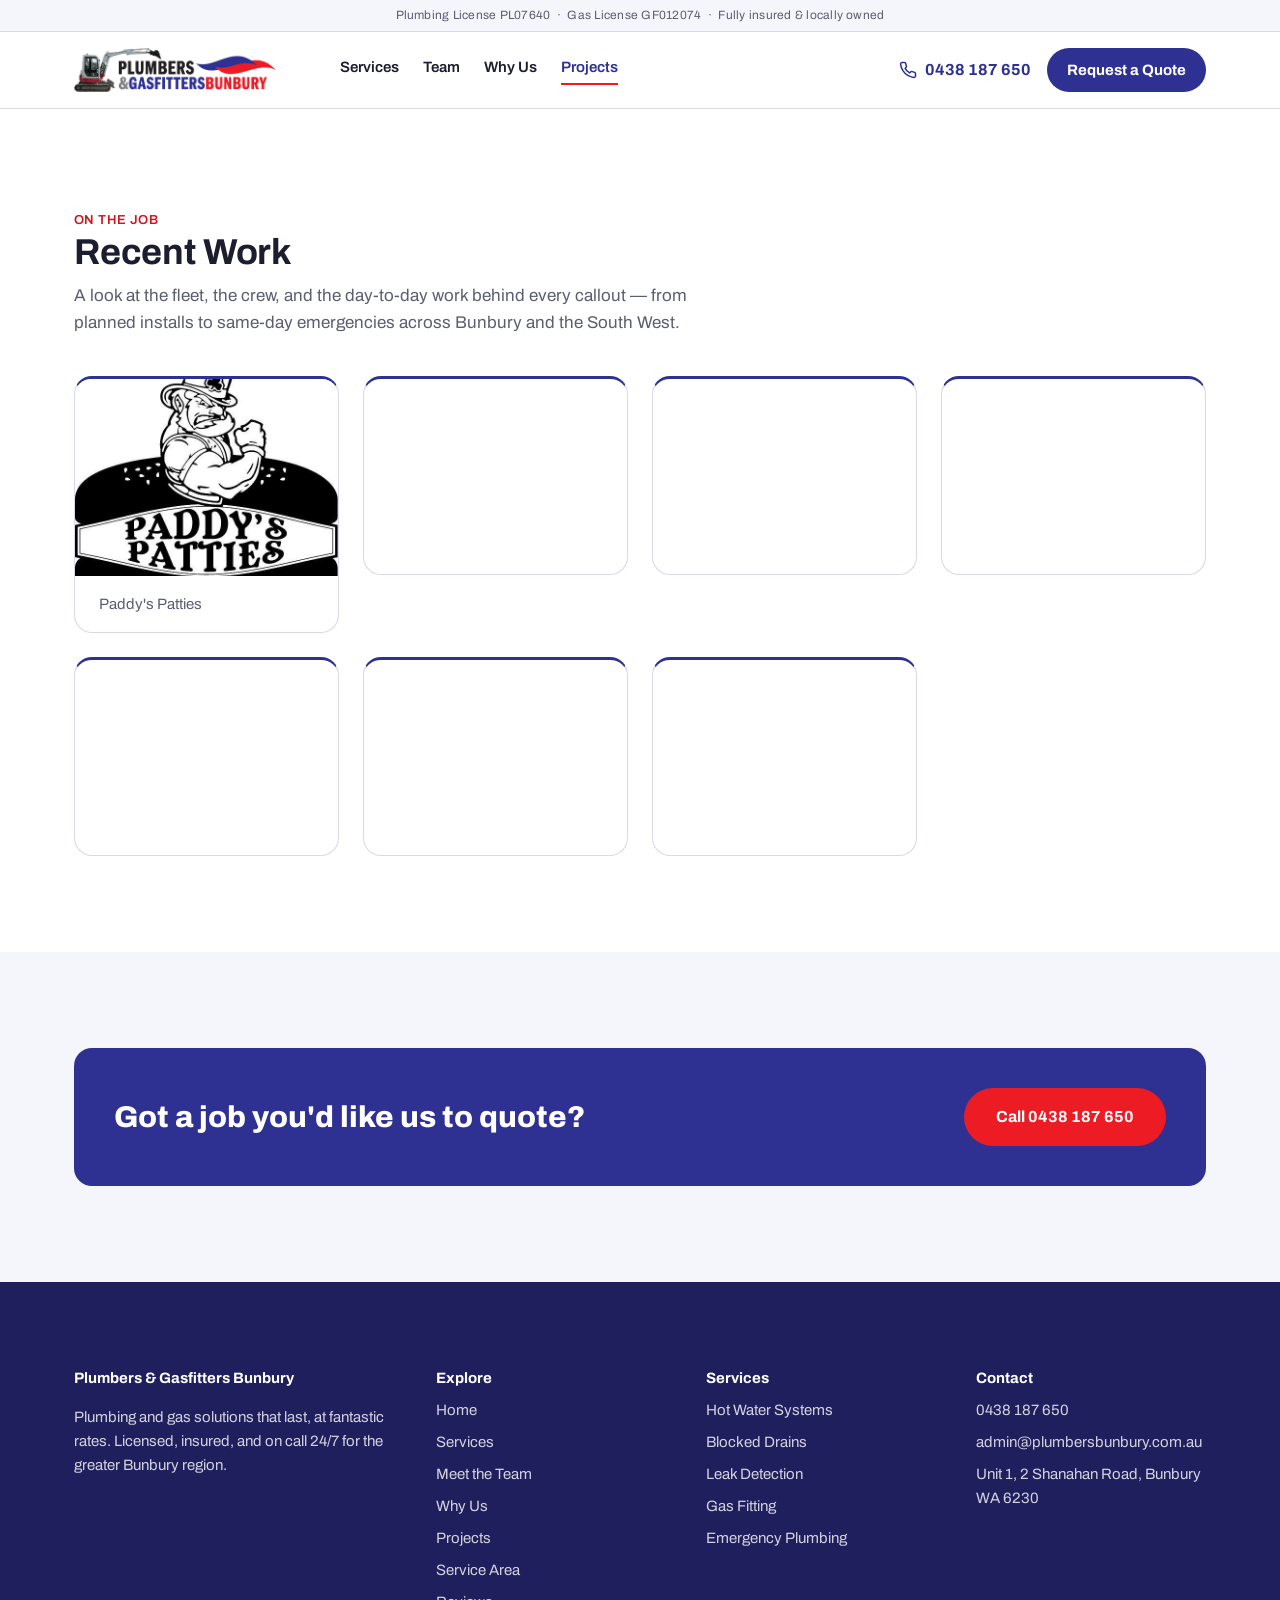
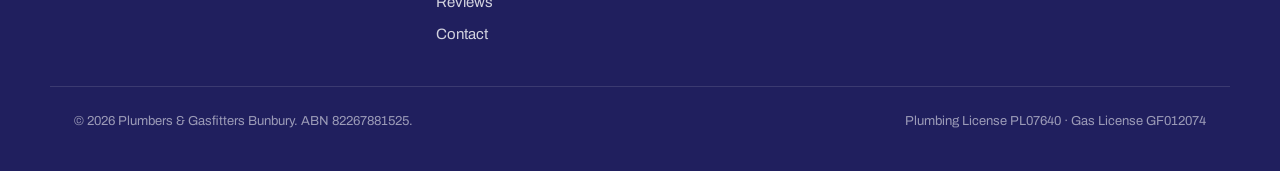
<file: projects.html>
<!doctype html>
<html lang="en-AU">
<head>
<meta charset="UTF-8" />
<meta name="viewport" content="width=device-width, initial-scale=1" />
<title>Recent Work | Plumbers & Gasfitters Bunbury</title>
<meta name="description" content="A look at Plumbers & Gasfitters Bunbury on the job — our fleet, our crew, and the plumbing & gas work we do across Bunbury, WA." />
<link rel="preconnect" href="https://fonts.googleapis.com">
<link rel="preconnect" href="https://fonts.gstatic.com" crossorigin>
<link href="https://fonts.googleapis.com/css2?family=Archivo:ital,wght@0,400;0,500;0,600;0,700;0,800;0,900&family=Archivo+Expanded:wght@700;800&display=swap" rel="stylesheet">
<link rel="stylesheet" href="styles.css" />
</head>
<body>

<a class="skip-link" href="#main" style="position:absolute;left:-9999px;top:0;background:#fff;color:#000;padding:12px;z-index:100;">Skip to content</a>

<header class="site-header">
  <div class="license-strip">Plumbing License PL07640 &nbsp;·&nbsp; Gas License GF012074 &nbsp;·&nbsp; Fully insured &amp; locally owned</div>
  <div class="container header-inner">
    <a href="index.html" class="brand">
      <img class="brand-logo" src="assets/logo.png" alt="Plumbers & Gasfitters Bunbury" />
    </a>

    <nav class="main-nav" aria-label="Primary">
      <a href="services.html">Services</a>
      <a href="team.html">Team</a>
      <a href="why-us.html">Why Us</a>
      <a href="projects.html" aria-current="page">Projects</a>
    </nav>

    <div class="header-actions">
      <a class="call-link" href="tel:0438187650">
        <svg viewBox="0 0 24 24" fill="none" stroke="currentColor" stroke-width="2" stroke-linecap="round" stroke-linejoin="round"><path d="M22 16.92v3a2 2 0 0 1-2.18 2 19.79 19.79 0 0 1-8.63-3.07 19.5 19.5 0 0 1-6-6 19.79 19.79 0 0 1-3.07-8.67A2 2 0 0 1 4.11 2h3a2 2 0 0 1 2 1.72c.127.96.362 1.903.7 2.81a2 2 0 0 1-.45 2.11L8.09 9.91a16 16 0 0 0 6 6l1.27-1.27a2 2 0 0 1 2.11-.45c.907.338 1.85.573 2.81.7A2 2 0 0 1 22 16.92z"/></svg>
        0438 187 650
      </a>
      <a class="btn btn-primary btn-sm" href="contact.html">Request a Quote</a>
      <button class="menu-toggle" id="menuToggle" aria-expanded="false" aria-controls="mobileNav" aria-label="Open menu">
        <svg viewBox="0 0 24 24" fill="none" stroke="currentColor" stroke-width="2" stroke-linecap="round" stroke-linejoin="round"><line x1="3" y1="6" x2="21" y2="6"/><line x1="3" y1="12" x2="21" y2="12"/><line x1="3" y1="18" x2="21" y2="18"/></svg>
      </button>
    </div>
  </div>
  <nav class="mobile-nav" id="mobileNav" aria-label="Mobile">
    <a href="index.html">Home</a>
    <a href="services.html">Services</a>
    <a href="team.html">Team</a>
    <a href="why-us.html">Why Us</a>
    <a href="projects.html" aria-current="page">Projects</a>
    <a href="service-area.html">Service Area</a>
    <a href="reviews.html">Reviews</a>
    <a href="contact.html">Contact</a>
    <a href="tel:0438187650">Call 0438 187 650</a>
  </nav>
</header>

<main id="main">

  <!-- Recent work -->
  <section class="section" id="projects">
    <div class="container">
      <div class="section-head reveal">
        <span class="eyebrow">On the job</span>
        <h2>Recent Work</h2>
        <p>A look at the fleet, the crew, and the day-to-day work behind every callout — from planned installs to same-day emergencies across Bunbury and the South West.</p>
      </div>

      <div class="gallery-grid">
        <figure class="gallery-card reveal">
          <div class="gallery-media"><img src="assets/paddys-patties-logo.jpg" alt="Paddy's Patties logo" loading="lazy" /></div>
          <figcaption>Paddy's Patties</figcaption>
        </figure>

        <figure class="gallery-card gallery-card--blank reveal"></figure>
        <figure class="gallery-card gallery-card--blank reveal"></figure>
        <figure class="gallery-card gallery-card--blank reveal"></figure>
        <figure class="gallery-card gallery-card--blank reveal"></figure>
        <figure class="gallery-card gallery-card--blank reveal"></figure>
        <figure class="gallery-card gallery-card--blank reveal"></figure>
      </div>
    </div>
  </section>

  <!-- CTA -->
  <section class="section section--surface" id="cta">
    <div class="container">
      <div class="cta-banner reveal">
        <h3>Got a job you'd like us to quote?</h3>
        <a class="btn btn-call" href="tel:0438187650">Call 0438 187 650</a>
      </div>
    </div>
  </section>

</main>

<footer class="site-footer">
  <div class="container footer-grid">
    <div>
      <h4>Plumbers &amp; Gasfitters Bunbury</h4>
      <p>Plumbing and gas solutions that last, at fantastic rates. Licensed, insured, and on call 24/7 for the greater Bunbury region.</p>
    </div>
    <div>
      <h4>Explore</h4>
      <ul class="footer-links">
        <li><a href="index.html">Home</a></li>
        <li><a href="services.html">Services</a></li>
        <li><a href="team.html">Meet the Team</a></li>
        <li><a href="why-us.html">Why Us</a></li>
        <li><a href="projects.html">Projects</a></li>
        <li><a href="service-area.html">Service Area</a></li>
        <li><a href="reviews.html">Reviews</a></li>
        <li><a href="contact.html">Contact</a></li>
      </ul>
    </div>
    <div>
      <h4>Services</h4>
      <ul class="footer-links">
        <li><a href="services.html">Hot Water Systems</a></li>
        <li><a href="services.html">Blocked Drains</a></li>
        <li><a href="services.html">Leak Detection</a></li>
        <li><a href="services.html">Gas Fitting</a></li>
        <li><a href="services.html">Emergency Plumbing</a></li>
      </ul>
    </div>
    <div>
      <h4>Contact</h4>
      <ul class="footer-links">
        <li><a href="tel:0438187650">0438 187 650</a></li>
        <li><a href="mailto:admin@plumbersbunbury.com.au">admin@plumbersbunbury.com.au</a></li>
        <li><span>Unit 1, 2 Shanahan Road, Bunbury WA 6230</span></li>
      </ul>
    </div>
  </div>
  <div class="container footer-bottom">
    <span>© <span id="year"></span> Plumbers &amp; Gasfitters Bunbury. ABN 82267881525.</span>
    <span>Plumbing License PL07640 · Gas License GF012074</span>
  </div>
</footer>

<div class="mobile-call-bar">
  <a class="btn btn-call" href="tel:0438187650">
    <svg viewBox="0 0 24 24" fill="none" stroke="currentColor" stroke-width="2" stroke-linecap="round" stroke-linejoin="round" width="18" height="18"><path d="M22 16.92v3a2 2 0 0 1-2.18 2 19.79 19.79 0 0 1-8.63-3.07 19.5 19.5 0 0 1-6-6 19.79 19.79 0 0 1-3.07-8.67A2 2 0 0 1 4.11 2h3a2 2 0 0 1 2 1.72c.127.96.362 1.903.7 2.81a2 2 0 0 1-.45 2.11L8.09 9.91a16 16 0 0 0 6 6l1.27-1.27a2 2 0 0 1 2.11-.45c.907.338 1.85.573 2.81.7A2 2 0 0 1 22 16.92z"/></svg>
    Call Now — 0438 187 650
  </a>
</div>

<script src="script.js"></script>
</body>
</html>
</file>
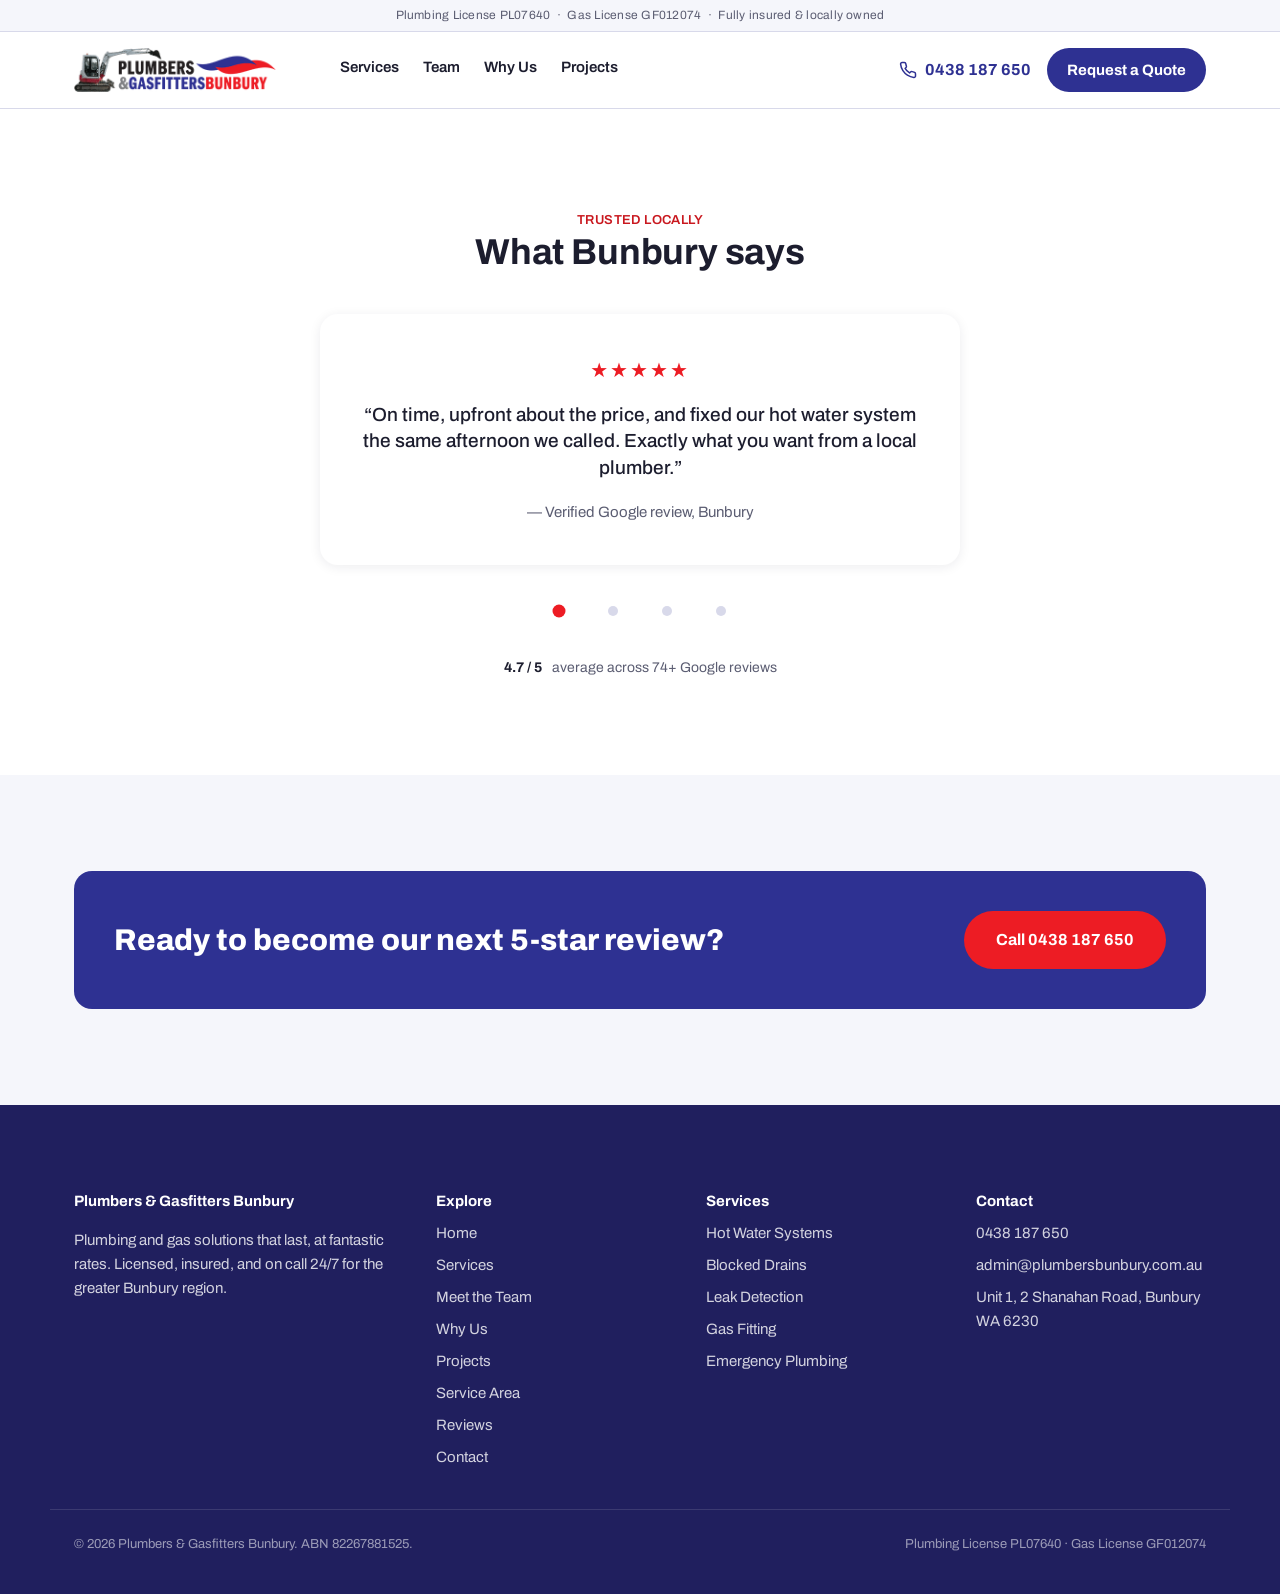
<file: reviews.html>
<!doctype html>
<html lang="en-AU">
<head>
<meta charset="UTF-8" />
<meta name="viewport" content="width=device-width, initial-scale=1" />
<title>Reviews | Plumbers & Gasfitters Bunbury</title>
<meta name="description" content="4.7 / 5 average across 74+ Google reviews — read what Bunbury customers say about Plumbers & Gasfitters Bunbury." />
<link rel="preconnect" href="https://fonts.googleapis.com">
<link rel="preconnect" href="https://fonts.gstatic.com" crossorigin>
<link href="https://fonts.googleapis.com/css2?family=Archivo:ital,wght@0,400;0,500;0,600;0,700;0,800;0,900&family=Archivo+Expanded:wght@700;800&display=swap" rel="stylesheet">
<link rel="stylesheet" href="styles.css" />
</head>
<body>

<a class="skip-link" href="#main" style="position:absolute;left:-9999px;top:0;background:#fff;color:#000;padding:12px;z-index:100;">Skip to content</a>

<header class="site-header">
  <div class="license-strip">Plumbing License PL07640 &nbsp;·&nbsp; Gas License GF012074 &nbsp;·&nbsp; Fully insured &amp; locally owned</div>
  <div class="container header-inner">
    <a href="index.html" class="brand">
      <img class="brand-logo" src="assets/logo.png" alt="Plumbers & Gasfitters Bunbury" />
    </a>

    <nav class="main-nav" aria-label="Primary">
      <a href="services.html">Services</a>
      <a href="team.html">Team</a>
      <a href="why-us.html">Why Us</a>
      <a href="projects.html">Projects</a>
    </nav>

    <div class="header-actions">
      <a class="call-link" href="tel:0438187650">
        <svg viewBox="0 0 24 24" fill="none" stroke="currentColor" stroke-width="2" stroke-linecap="round" stroke-linejoin="round"><path d="M22 16.92v3a2 2 0 0 1-2.18 2 19.79 19.79 0 0 1-8.63-3.07 19.5 19.5 0 0 1-6-6 19.79 19.79 0 0 1-3.07-8.67A2 2 0 0 1 4.11 2h3a2 2 0 0 1 2 1.72c.127.96.362 1.903.7 2.81a2 2 0 0 1-.45 2.11L8.09 9.91a16 16 0 0 0 6 6l1.27-1.27a2 2 0 0 1 2.11-.45c.907.338 1.85.573 2.81.7A2 2 0 0 1 22 16.92z"/></svg>
        0438 187 650
      </a>
      <a class="btn btn-primary btn-sm" href="contact.html">Request a Quote</a>
      <button class="menu-toggle" id="menuToggle" aria-expanded="false" aria-controls="mobileNav" aria-label="Open menu">
        <svg viewBox="0 0 24 24" fill="none" stroke="currentColor" stroke-width="2" stroke-linecap="round" stroke-linejoin="round"><line x1="3" y1="6" x2="21" y2="6"/><line x1="3" y1="12" x2="21" y2="12"/><line x1="3" y1="18" x2="21" y2="18"/></svg>
      </button>
    </div>
  </div>
  <nav class="mobile-nav" id="mobileNav" aria-label="Mobile">
    <a href="index.html">Home</a>
    <a href="services.html">Services</a>
    <a href="team.html">Team</a>
    <a href="why-us.html">Why Us</a>
    <a href="projects.html">Projects</a>
    <a href="service-area.html">Service Area</a>
    <a href="reviews.html" aria-current="page">Reviews</a>
    <a href="contact.html">Contact</a>
    <a href="tel:0438187650">Call 0438 187 650</a>
  </nav>
</header>

<main id="main">

  <!-- Reviews -->
  <section class="section" id="reviews">
    <div class="container">
      <div class="section-head reveal" style="margin-inline:auto; text-align:center;">
        <span class="eyebrow">Trusted locally</span>
        <h2>What Bunbury says</h2>
      </div>
      <div class="review-carousel reveal" id="reviewCarousel" data-autoplay="3000">
        <div class="review-track">
          <article class="review-slide is-active">
            <div class="stars" aria-hidden="true">★★★★★</div>
            <blockquote>“On time, upfront about the price, and fixed our hot water system the same afternoon we called. Exactly what you want from a local plumber.”</blockquote>
            <cite>— Verified Google review, Bunbury</cite>
          </article>
          <article class="review-slide">
            <div class="stars" aria-hidden="true">★★★★★</div>
            <blockquote>“Blocked drain on a Sunday and they still came out within the hour. Cleared it, showed us what caused it, no fuss.”</blockquote>
            <cite>— Verified Google review, Australind</cite>
          </article>
          <article class="review-slide">
            <div class="stars" aria-hidden="true">★★★★★</div>
            <blockquote>“Had our gas cooktop installed and safety-checked at the same time. Tidy work, and they explained everything before starting.”</blockquote>
            <cite>— Verified Google review, Eaton</cite>
          </article>
          <article class="review-slide">
            <div class="stars" aria-hidden="true">★★★★★</div>
            <blockquote>“Burst pipe at 11pm and someone actually picked up the phone. Quoted fairly, fixed it that night. Saved us a flooded floor.”</blockquote>
            <cite>— Verified Google review, Dalyellup</cite>
          </article>
        </div>

        <div class="review-dots" role="tablist" aria-label="Choose a review to display">
          <button class="review-dot is-active" type="button" role="tab" aria-selected="true" aria-label="Review 1 of 4"></button>
          <button class="review-dot" type="button" role="tab" aria-selected="false" aria-label="Review 2 of 4"></button>
          <button class="review-dot" type="button" role="tab" aria-selected="false" aria-label="Review 3 of 4"></button>
          <button class="review-dot" type="button" role="tab" aria-selected="false" aria-label="Review 4 of 4"></button>
        </div>

        <div class="review-meta">
          <strong style="color:var(--ink)">4.7 / 5</strong> average across 74+ Google reviews
        </div>
      </div>
    </div>
  </section>

  <!-- CTA -->
  <section class="section section--surface" id="cta">
    <div class="container">
      <div class="cta-banner reveal">
        <h3>Ready to become our next 5-star review?</h3>
        <a class="btn btn-call" href="tel:0438187650">Call 0438 187 650</a>
      </div>
    </div>
  </section>

</main>

<footer class="site-footer">
  <div class="container footer-grid">
    <div>
      <h4>Plumbers &amp; Gasfitters Bunbury</h4>
      <p>Plumbing and gas solutions that last, at fantastic rates. Licensed, insured, and on call 24/7 for the greater Bunbury region.</p>
    </div>
    <div>
      <h4>Explore</h4>
      <ul class="footer-links">
        <li><a href="index.html">Home</a></li>
        <li><a href="services.html">Services</a></li>
        <li><a href="team.html">Meet the Team</a></li>
        <li><a href="why-us.html">Why Us</a></li>
        <li><a href="projects.html">Projects</a></li>
        <li><a href="service-area.html">Service Area</a></li>
        <li><a href="reviews.html">Reviews</a></li>
        <li><a href="contact.html">Contact</a></li>
      </ul>
    </div>
    <div>
      <h4>Services</h4>
      <ul class="footer-links">
        <li><a href="services.html">Hot Water Systems</a></li>
        <li><a href="services.html">Blocked Drains</a></li>
        <li><a href="services.html">Leak Detection</a></li>
        <li><a href="services.html">Gas Fitting</a></li>
        <li><a href="services.html">Emergency Plumbing</a></li>
      </ul>
    </div>
    <div>
      <h4>Contact</h4>
      <ul class="footer-links">
        <li><a href="tel:0438187650">0438 187 650</a></li>
        <li><a href="mailto:admin@plumbersbunbury.com.au">admin@plumbersbunbury.com.au</a></li>
        <li><span>Unit 1, 2 Shanahan Road, Bunbury WA 6230</span></li>
      </ul>
    </div>
  </div>
  <div class="container footer-bottom">
    <span>© <span id="year"></span> Plumbers &amp; Gasfitters Bunbury. ABN 82267881525.</span>
    <span>Plumbing License PL07640 · Gas License GF012074</span>
  </div>
</footer>

<div class="mobile-call-bar">
  <a class="btn btn-call" href="tel:0438187650">
    <svg viewBox="0 0 24 24" fill="none" stroke="currentColor" stroke-width="2" stroke-linecap="round" stroke-linejoin="round" width="18" height="18"><path d="M22 16.92v3a2 2 0 0 1-2.18 2 19.79 19.79 0 0 1-8.63-3.07 19.5 19.5 0 0 1-6-6 19.79 19.79 0 0 1-3.07-8.67A2 2 0 0 1 4.11 2h3a2 2 0 0 1 2 1.72c.127.96.362 1.903.7 2.81a2 2 0 0 1-.45 2.11L8.09 9.91a16 16 0 0 0 6 6l1.27-1.27a2 2 0 0 1 2.11-.45c.907.338 1.85.573 2.81.7A2 2 0 0 1 22 16.92z"/></svg>
    Call Now — 0438 187 650
  </a>
</div>

<script src="script.js"></script>
</body>
</html>
</file>
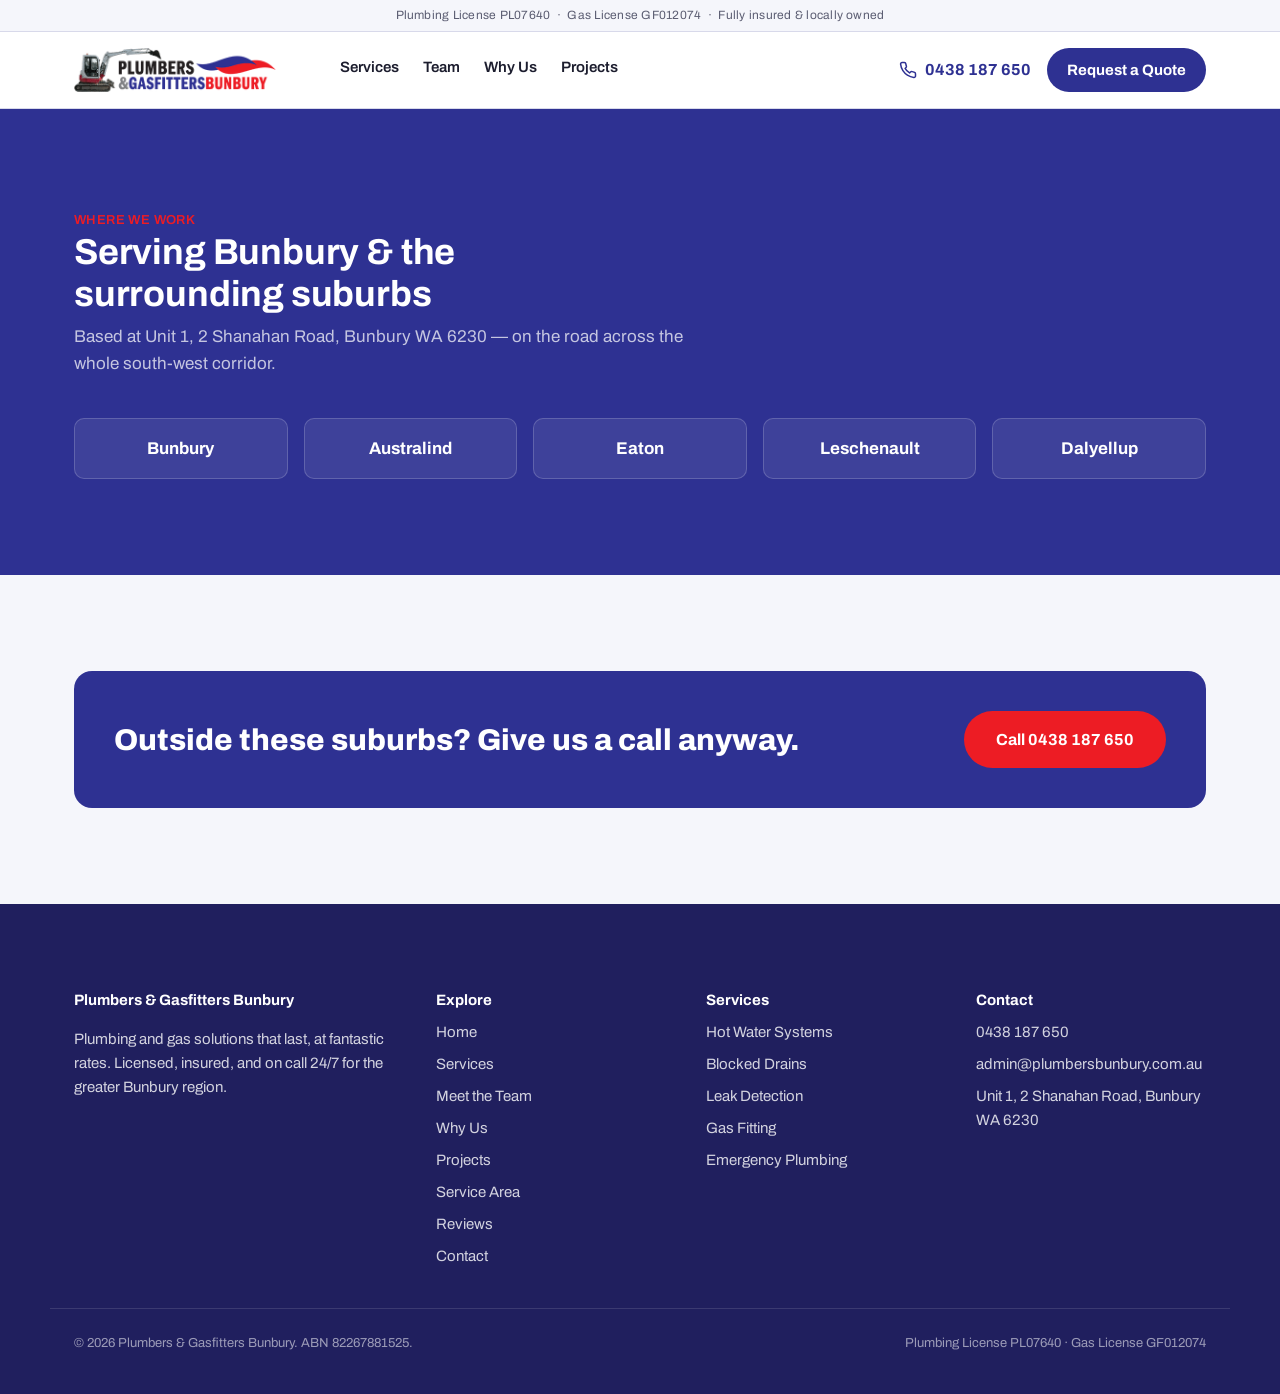
<file: service-area.html>
<!doctype html>
<html lang="en-AU">
<head>
<meta charset="UTF-8" />
<meta name="viewport" content="width=device-width, initial-scale=1" />
<title>Service Area | Plumbers & Gasfitters Bunbury</title>
<meta name="description" content="Plumbers & Gasfitters Bunbury covers Bunbury, Australind, Eaton, Leschenault and Dalyellup, WA — based at Unit 1, 2 Shanahan Road, Bunbury." />
<link rel="preconnect" href="https://fonts.googleapis.com">
<link rel="preconnect" href="https://fonts.gstatic.com" crossorigin>
<link href="https://fonts.googleapis.com/css2?family=Archivo:ital,wght@0,400;0,500;0,600;0,700;0,800;0,900&family=Archivo+Expanded:wght@700;800&display=swap" rel="stylesheet">
<link rel="stylesheet" href="styles.css" />
</head>
<body>

<a class="skip-link" href="#main" style="position:absolute;left:-9999px;top:0;background:#fff;color:#000;padding:12px;z-index:100;">Skip to content</a>

<header class="site-header">
  <div class="license-strip">Plumbing License PL07640 &nbsp;·&nbsp; Gas License GF012074 &nbsp;·&nbsp; Fully insured &amp; locally owned</div>
  <div class="container header-inner">
    <a href="index.html" class="brand">
      <img class="brand-logo" src="assets/logo.png" alt="Plumbers & Gasfitters Bunbury" />
    </a>

    <nav class="main-nav" aria-label="Primary">
      <a href="services.html">Services</a>
      <a href="team.html">Team</a>
      <a href="why-us.html">Why Us</a>
      <a href="projects.html">Projects</a>
    </nav>

    <div class="header-actions">
      <a class="call-link" href="tel:0438187650">
        <svg viewBox="0 0 24 24" fill="none" stroke="currentColor" stroke-width="2" stroke-linecap="round" stroke-linejoin="round"><path d="M22 16.92v3a2 2 0 0 1-2.18 2 19.79 19.79 0 0 1-8.63-3.07 19.5 19.5 0 0 1-6-6 19.79 19.79 0 0 1-3.07-8.67A2 2 0 0 1 4.11 2h3a2 2 0 0 1 2 1.72c.127.96.362 1.903.7 2.81a2 2 0 0 1-.45 2.11L8.09 9.91a16 16 0 0 0 6 6l1.27-1.27a2 2 0 0 1 2.11-.45c.907.338 1.85.573 2.81.7A2 2 0 0 1 22 16.92z"/></svg>
        0438 187 650
      </a>
      <a class="btn btn-primary btn-sm" href="contact.html">Request a Quote</a>
      <button class="menu-toggle" id="menuToggle" aria-expanded="false" aria-controls="mobileNav" aria-label="Open menu">
        <svg viewBox="0 0 24 24" fill="none" stroke="currentColor" stroke-width="2" stroke-linecap="round" stroke-linejoin="round"><line x1="3" y1="6" x2="21" y2="6"/><line x1="3" y1="12" x2="21" y2="12"/><line x1="3" y1="18" x2="21" y2="18"/></svg>
      </button>
    </div>
  </div>
  <nav class="mobile-nav" id="mobileNav" aria-label="Mobile">
    <a href="index.html">Home</a>
    <a href="services.html">Services</a>
    <a href="team.html">Team</a>
    <a href="why-us.html">Why Us</a>
    <a href="projects.html">Projects</a>
    <a href="service-area.html" aria-current="page">Service Area</a>
    <a href="reviews.html">Reviews</a>
    <a href="contact.html">Contact</a>
    <a href="tel:0438187650">Call 0438 187 650</a>
  </nav>
</header>

<main id="main">

  <!-- Service area -->
  <section class="section section--navy" id="area">
    <div class="container">
      <div class="section-head reveal">
        <span class="eyebrow" style="color:var(--red)">Where we work</span>
        <h2>Serving Bunbury &amp; the surrounding suburbs</h2>
        <p>Based at Unit 1, 2 Shanahan Road, Bunbury WA 6230 — on the road across the whole south-west corridor.</p>
      </div>
      <div class="area-grid reveal">
        <div class="area-chip">Bunbury</div>
        <div class="area-chip">Australind</div>
        <div class="area-chip">Eaton</div>
        <div class="area-chip">Leschenault</div>
        <div class="area-chip">Dalyellup</div>
      </div>
    </div>
  </section>

  <!-- CTA -->
  <section class="section section--surface" id="cta">
    <div class="container">
      <div class="cta-banner reveal">
        <h3>Outside these suburbs? Give us a call anyway.</h3>
        <a class="btn btn-call" href="tel:0438187650">Call 0438 187 650</a>
      </div>
    </div>
  </section>

</main>

<footer class="site-footer">
  <div class="container footer-grid">
    <div>
      <h4>Plumbers &amp; Gasfitters Bunbury</h4>
      <p>Plumbing and gas solutions that last, at fantastic rates. Licensed, insured, and on call 24/7 for the greater Bunbury region.</p>
    </div>
    <div>
      <h4>Explore</h4>
      <ul class="footer-links">
        <li><a href="index.html">Home</a></li>
        <li><a href="services.html">Services</a></li>
        <li><a href="team.html">Meet the Team</a></li>
        <li><a href="why-us.html">Why Us</a></li>
        <li><a href="projects.html">Projects</a></li>
        <li><a href="service-area.html">Service Area</a></li>
        <li><a href="reviews.html">Reviews</a></li>
        <li><a href="contact.html">Contact</a></li>
      </ul>
    </div>
    <div>
      <h4>Services</h4>
      <ul class="footer-links">
        <li><a href="services.html">Hot Water Systems</a></li>
        <li><a href="services.html">Blocked Drains</a></li>
        <li><a href="services.html">Leak Detection</a></li>
        <li><a href="services.html">Gas Fitting</a></li>
        <li><a href="services.html">Emergency Plumbing</a></li>
      </ul>
    </div>
    <div>
      <h4>Contact</h4>
      <ul class="footer-links">
        <li><a href="tel:0438187650">0438 187 650</a></li>
        <li><a href="mailto:admin@plumbersbunbury.com.au">admin@plumbersbunbury.com.au</a></li>
        <li><span>Unit 1, 2 Shanahan Road, Bunbury WA 6230</span></li>
      </ul>
    </div>
  </div>
  <div class="container footer-bottom">
    <span>© <span id="year"></span> Plumbers &amp; Gasfitters Bunbury. ABN 82267881525.</span>
    <span>Plumbing License PL07640 · Gas License GF012074</span>
  </div>
</footer>

<div class="mobile-call-bar">
  <a class="btn btn-call" href="tel:0438187650">
    <svg viewBox="0 0 24 24" fill="none" stroke="currentColor" stroke-width="2" stroke-linecap="round" stroke-linejoin="round" width="18" height="18"><path d="M22 16.92v3a2 2 0 0 1-2.18 2 19.79 19.79 0 0 1-8.63-3.07 19.5 19.5 0 0 1-6-6 19.79 19.79 0 0 1-3.07-8.67A2 2 0 0 1 4.11 2h3a2 2 0 0 1 2 1.72c.127.96.362 1.903.7 2.81a2 2 0 0 1-.45 2.11L8.09 9.91a16 16 0 0 0 6 6l1.27-1.27a2 2 0 0 1 2.11-.45c.907.338 1.85.573 2.81.7A2 2 0 0 1 22 16.92z"/></svg>
    Call Now — 0438 187 650
  </a>
</div>

<script src="script.js"></script>
</body>
</html>
</file>
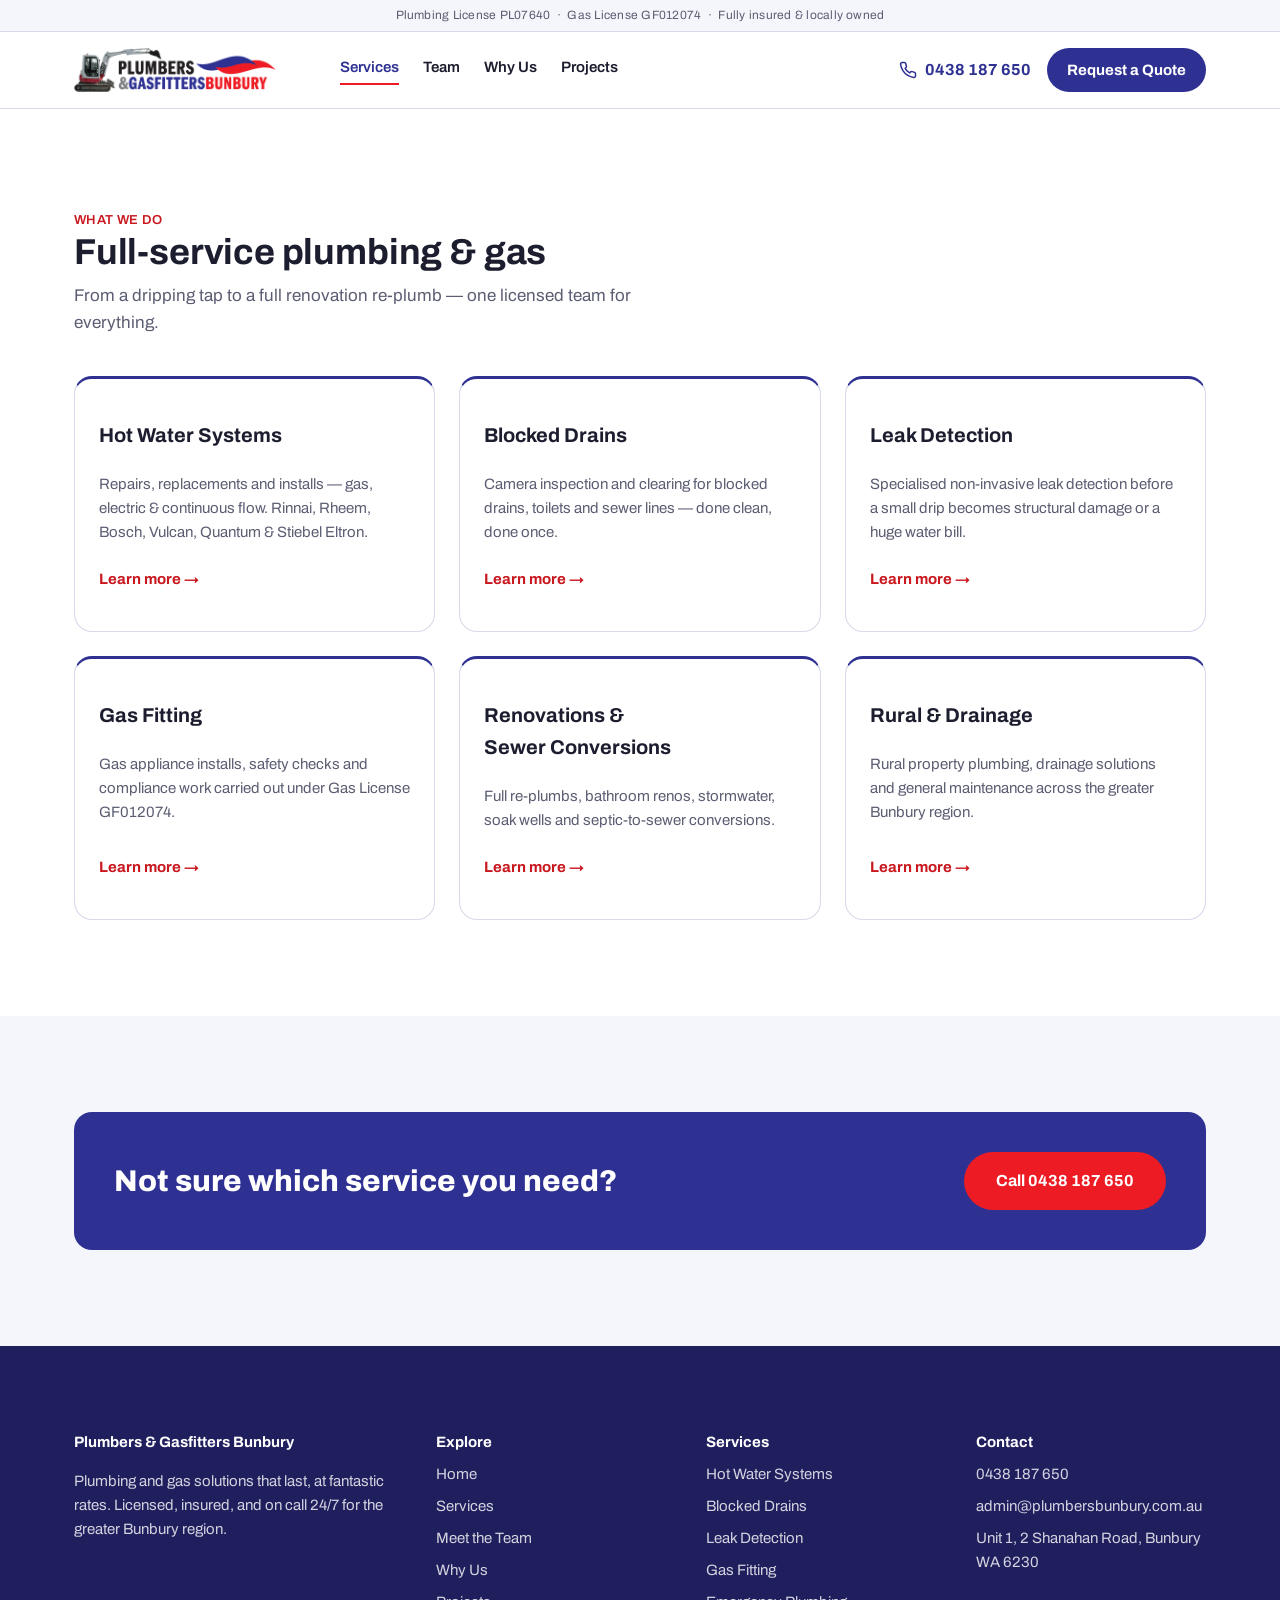
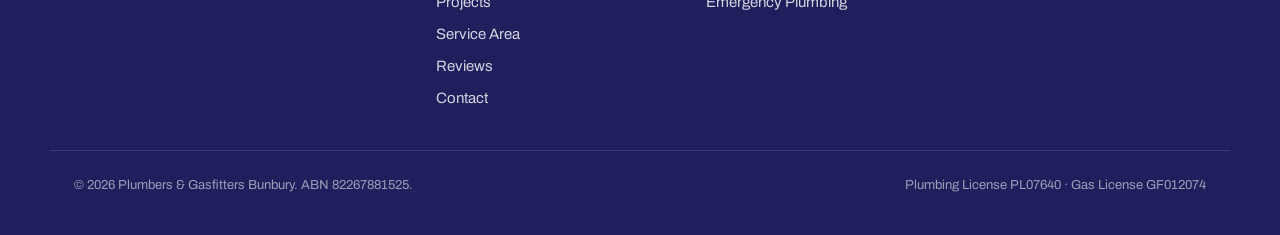
<file: services.html>
<!doctype html>
<html lang="en-AU">
<head>
<meta charset="UTF-8" />
<meta name="viewport" content="width=device-width, initial-scale=1" />
<title>Services | Plumbers & Gasfitters Bunbury</title>
<meta name="description" content="Hot water systems, blocked drains, leak detection, gas fitting, renovations, sewer conversions, rural plumbing & drainage — licensed services across Bunbury, WA." />
<link rel="preconnect" href="https://fonts.googleapis.com">
<link rel="preconnect" href="https://fonts.gstatic.com" crossorigin>
<link href="https://fonts.googleapis.com/css2?family=Archivo:ital,wght@0,400;0,500;0,600;0,700;0,800;0,900&family=Archivo+Expanded:wght@700;800&display=swap" rel="stylesheet">
<link rel="stylesheet" href="styles.css" />
</head>
<body>

<a class="skip-link" href="#main" style="position:absolute;left:-9999px;top:0;background:#fff;color:#000;padding:12px;z-index:100;">Skip to content</a>

<header class="site-header">
  <div class="license-strip">Plumbing License PL07640 &nbsp;·&nbsp; Gas License GF012074 &nbsp;·&nbsp; Fully insured &amp; locally owned</div>
  <div class="container header-inner">
    <a href="index.html" class="brand">
      <img class="brand-logo" src="assets/logo.png" alt="Plumbers & Gasfitters Bunbury" />
    </a>

    <nav class="main-nav" aria-label="Primary">
      <a href="services.html" aria-current="page">Services</a>
      <a href="team.html">Team</a>
      <a href="why-us.html">Why Us</a>
      <a href="projects.html">Projects</a>
    </nav>

    <div class="header-actions">
      <a class="call-link" href="tel:0438187650">
        <svg viewBox="0 0 24 24" fill="none" stroke="currentColor" stroke-width="2" stroke-linecap="round" stroke-linejoin="round"><path d="M22 16.92v3a2 2 0 0 1-2.18 2 19.79 19.79 0 0 1-8.63-3.07 19.5 19.5 0 0 1-6-6 19.79 19.79 0 0 1-3.07-8.67A2 2 0 0 1 4.11 2h3a2 2 0 0 1 2 1.72c.127.96.362 1.903.7 2.81a2 2 0 0 1-.45 2.11L8.09 9.91a16 16 0 0 0 6 6l1.27-1.27a2 2 0 0 1 2.11-.45c.907.338 1.85.573 2.81.7A2 2 0 0 1 22 16.92z"/></svg>
        0438 187 650
      </a>
      <a class="btn btn-primary btn-sm" href="contact.html">Request a Quote</a>
      <button class="menu-toggle" id="menuToggle" aria-expanded="false" aria-controls="mobileNav" aria-label="Open menu">
        <svg viewBox="0 0 24 24" fill="none" stroke="currentColor" stroke-width="2" stroke-linecap="round" stroke-linejoin="round"><line x1="3" y1="6" x2="21" y2="6"/><line x1="3" y1="12" x2="21" y2="12"/><line x1="3" y1="18" x2="21" y2="18"/></svg>
      </button>
    </div>
  </div>
  <nav class="mobile-nav" id="mobileNav" aria-label="Mobile">
    <a href="index.html">Home</a>
    <a href="services.html" aria-current="page">Services</a>
    <a href="team.html">Team</a>
    <a href="why-us.html">Why Us</a>
    <a href="projects.html">Projects</a>
    <a href="service-area.html">Service Area</a>
    <a href="reviews.html">Reviews</a>
    <a href="contact.html">Contact</a>
    <a href="tel:0438187650">Call 0438 187 650</a>
  </nav>
</header>

<main id="main">

  <!-- Services -->
  <section class="section" id="services">
    <div class="container">
      <div class="section-head reveal">
        <span class="eyebrow">What we do</span>
        <h2>Full-service plumbing &amp; gas</h2>
        <p>From a dripping tap to a full renovation re-plumb — one licensed team for everything.</p>
      </div>

      <div class="services-grid">
        <article class="service-card reveal">
          <div class="service-body">
            <h3>Hot Water Systems</h3>
            <p>Repairs, replacements and installs — gas, electric &amp; continuous flow. Rinnai, Rheem, Bosch, Vulcan, Quantum &amp; Stiebel Eltron.</p>
            <span class="service-link">Learn more →</span>
          </div>
        </article>

        <article class="service-card reveal">
          <div class="service-body">
            <h3>Blocked Drains</h3>
            <p>Camera inspection and clearing for blocked drains, toilets and sewer lines — done clean, done once.</p>
            <span class="service-link">Learn more →</span>
          </div>
        </article>

        <article class="service-card reveal">
          <div class="service-body">
            <h3>Leak Detection</h3>
            <p>Specialised non-invasive leak detection before a small drip becomes structural damage or a huge water bill.</p>
            <span class="service-link">Learn more →</span>
          </div>
        </article>

        <article class="service-card reveal">
          <div class="service-body">
            <h3>Gas Fitting</h3>
            <p>Gas appliance installs, safety checks and compliance work carried out under Gas License GF012074.</p>
            <span class="service-link">Learn more →</span>
          </div>
        </article>

        <article class="service-card reveal">
          <div class="service-body">
            <h3>Renovations &amp; Sewer Conversions</h3>
            <p>Full re-plumbs, bathroom renos, stormwater, soak wells and septic-to-sewer conversions.</p>
            <span class="service-link">Learn more →</span>
          </div>
        </article>

        <article class="service-card reveal">
          <div class="service-body">
            <h3>Rural &amp; Drainage</h3>
            <p>Rural property plumbing, drainage solutions and general maintenance across the greater Bunbury region.</p>
            <span class="service-link">Learn more →</span>
          </div>
        </article>
      </div>
    </div>
  </section>

  <!-- CTA -->
  <section class="section section--surface" id="cta">
    <div class="container">
      <div class="cta-banner reveal">
        <h3>Not sure which service you need?</h3>
        <a class="btn btn-call" href="tel:0438187650">Call 0438 187 650</a>
      </div>
    </div>
  </section>

</main>

<footer class="site-footer">
  <div class="container footer-grid">
    <div>
      <h4>Plumbers &amp; Gasfitters Bunbury</h4>
      <p>Plumbing and gas solutions that last, at fantastic rates. Licensed, insured, and on call 24/7 for the greater Bunbury region.</p>
    </div>
    <div>
      <h4>Explore</h4>
      <ul class="footer-links">
        <li><a href="index.html">Home</a></li>
        <li><a href="services.html">Services</a></li>
        <li><a href="team.html">Meet the Team</a></li>
        <li><a href="why-us.html">Why Us</a></li>
        <li><a href="projects.html">Projects</a></li>
        <li><a href="service-area.html">Service Area</a></li>
        <li><a href="reviews.html">Reviews</a></li>
        <li><a href="contact.html">Contact</a></li>
      </ul>
    </div>
    <div>
      <h4>Services</h4>
      <ul class="footer-links">
        <li><a href="services.html">Hot Water Systems</a></li>
        <li><a href="services.html">Blocked Drains</a></li>
        <li><a href="services.html">Leak Detection</a></li>
        <li><a href="services.html">Gas Fitting</a></li>
        <li><a href="services.html">Emergency Plumbing</a></li>
      </ul>
    </div>
    <div>
      <h4>Contact</h4>
      <ul class="footer-links">
        <li><a href="tel:0438187650">0438 187 650</a></li>
        <li><a href="mailto:admin@plumbersbunbury.com.au">admin@plumbersbunbury.com.au</a></li>
        <li><span>Unit 1, 2 Shanahan Road, Bunbury WA 6230</span></li>
      </ul>
    </div>
  </div>
  <div class="container footer-bottom">
    <span>© <span id="year"></span> Plumbers &amp; Gasfitters Bunbury. ABN 82267881525.</span>
    <span>Plumbing License PL07640 · Gas License GF012074</span>
  </div>
</footer>

<div class="mobile-call-bar">
  <a class="btn btn-call" href="tel:0438187650">
    <svg viewBox="0 0 24 24" fill="none" stroke="currentColor" stroke-width="2" stroke-linecap="round" stroke-linejoin="round" width="18" height="18"><path d="M22 16.92v3a2 2 0 0 1-2.18 2 19.79 19.79 0 0 1-8.63-3.07 19.5 19.5 0 0 1-6-6 19.79 19.79 0 0 1-3.07-8.67A2 2 0 0 1 4.11 2h3a2 2 0 0 1 2 1.72c.127.96.362 1.903.7 2.81a2 2 0 0 1-.45 2.11L8.09 9.91a16 16 0 0 0 6 6l1.27-1.27a2 2 0 0 1 2.11-.45c.907.338 1.85.573 2.81.7A2 2 0 0 1 22 16.92z"/></svg>
    Call Now — 0438 187 650
  </a>
</div>

<script src="script.js"></script>
</body>
</html>
</file>
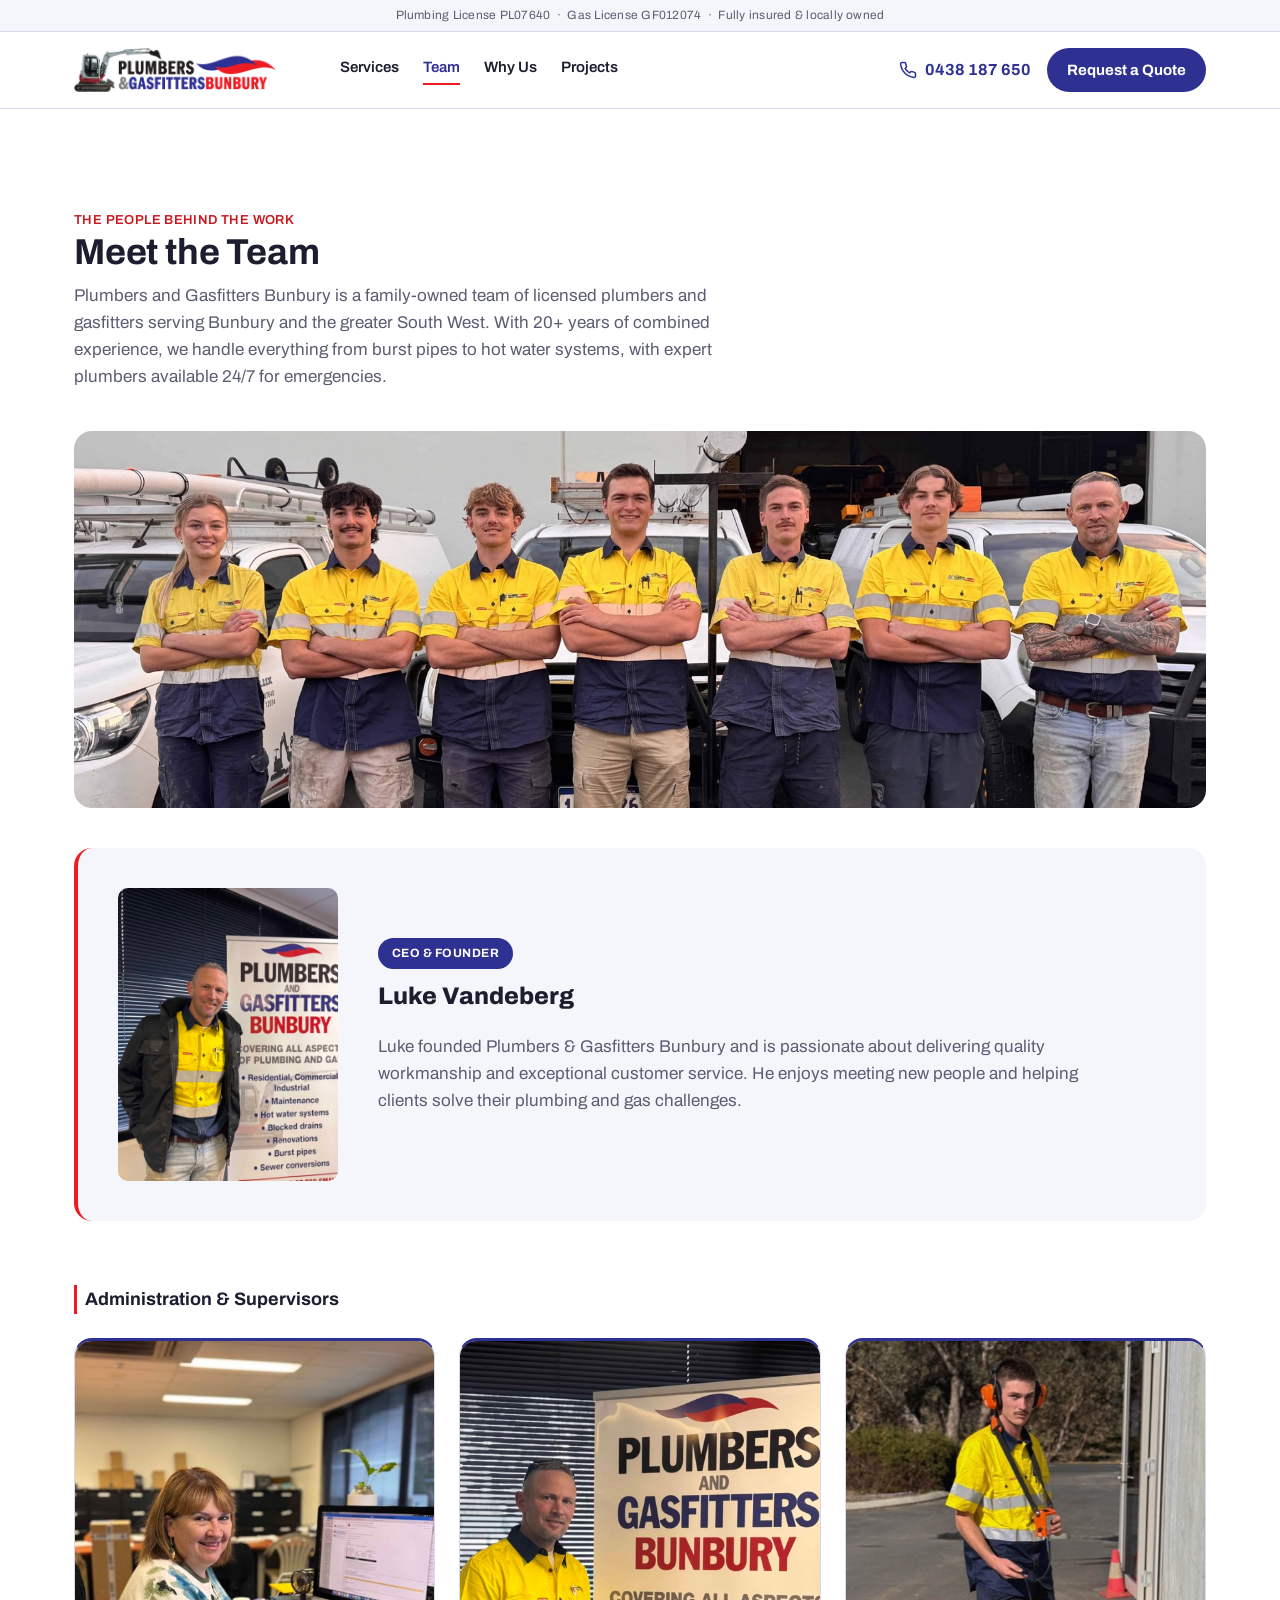
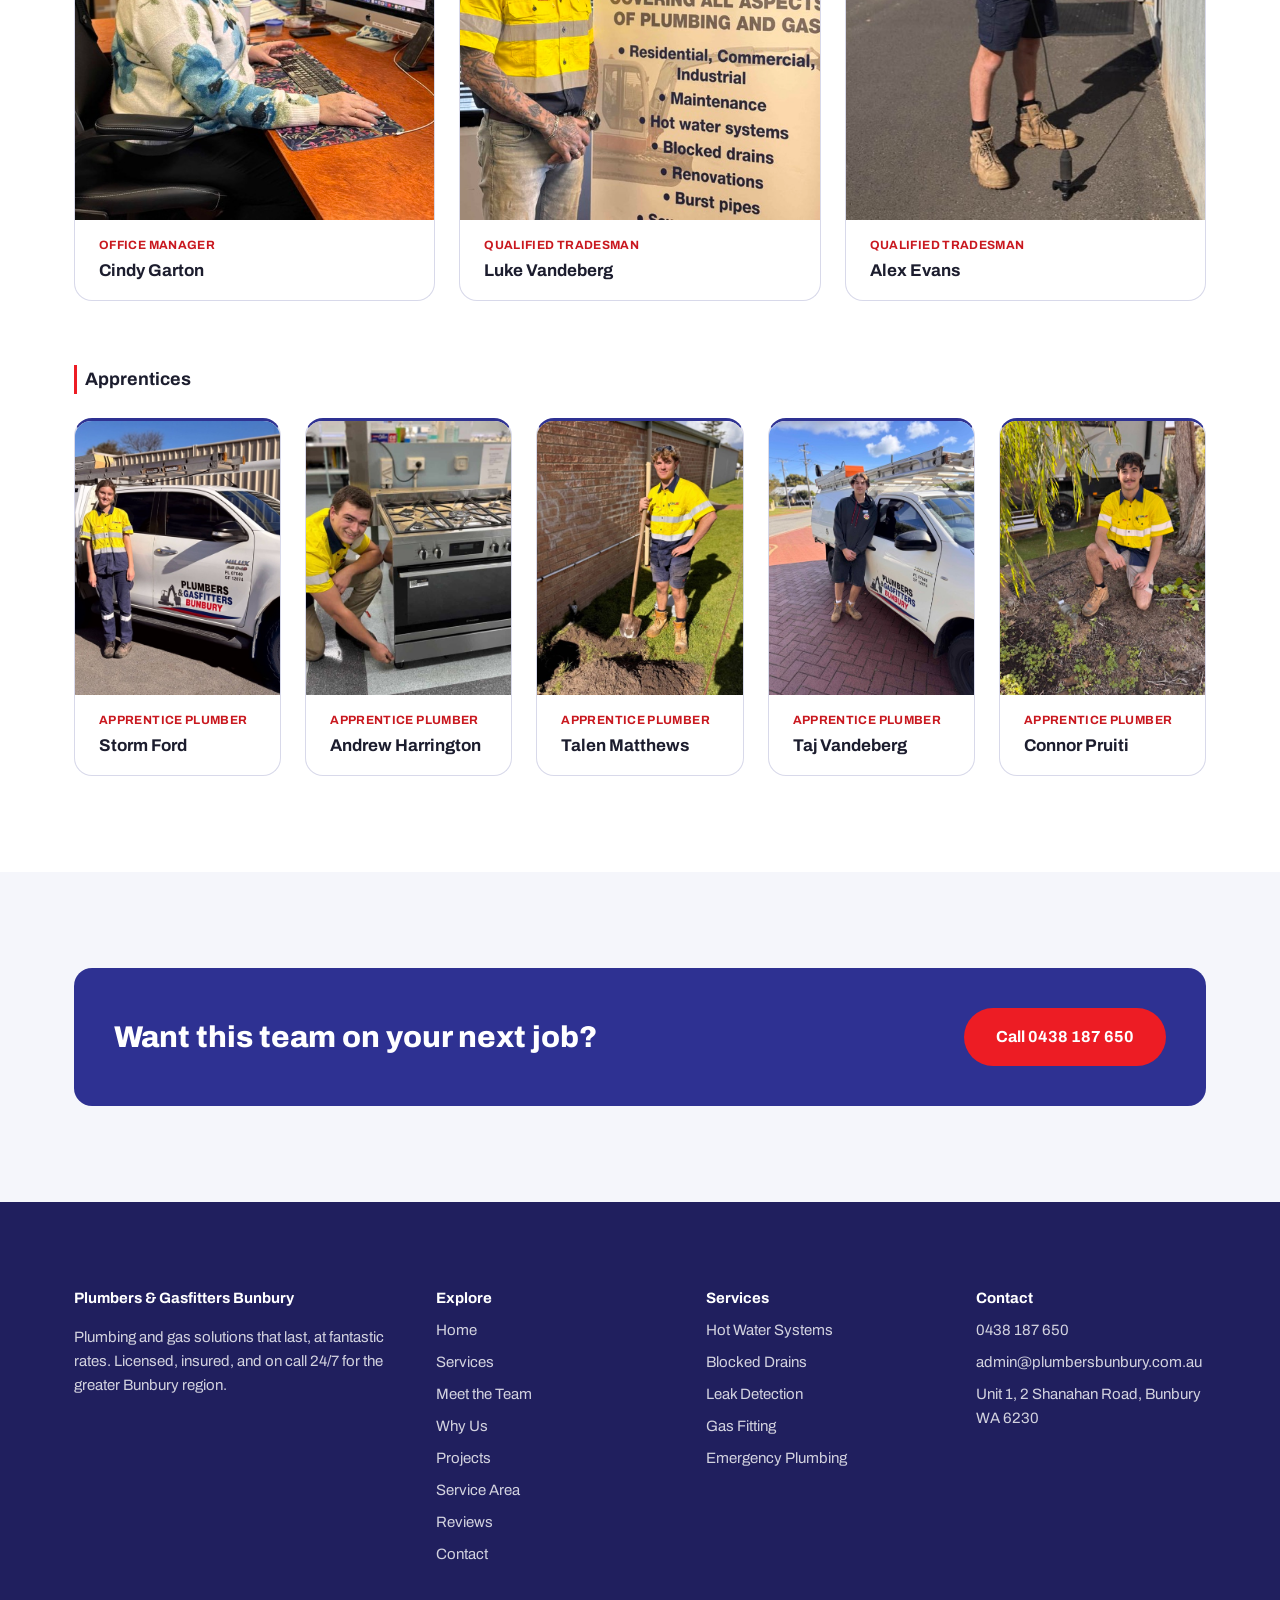
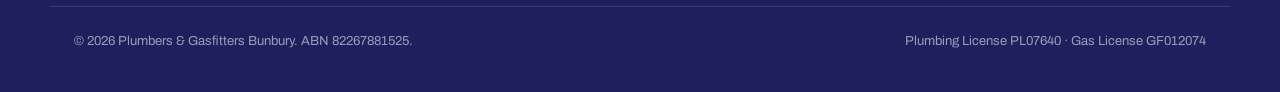
<file: team.html>
<!doctype html>
<html lang="en-AU">
<head>
<meta charset="UTF-8" />
<meta name="viewport" content="width=device-width, initial-scale=1" />
<title>Meet the Team | Plumbers & Gasfitters Bunbury</title>
<meta name="description" content="Meet the licensed plumbers, gasfitters and apprentices at Plumbers & Gasfitters Bunbury — a family-owned team serving Bunbury and the greater South West." />
<link rel="preconnect" href="https://fonts.googleapis.com">
<link rel="preconnect" href="https://fonts.gstatic.com" crossorigin>
<link href="https://fonts.googleapis.com/css2?family=Archivo:ital,wght@0,400;0,500;0,600;0,700;0,800;0,900&family=Archivo+Expanded:wght@700;800&display=swap" rel="stylesheet">
<link rel="stylesheet" href="styles.css" />
</head>
<body>

<a class="skip-link" href="#main" style="position:absolute;left:-9999px;top:0;background:#fff;color:#000;padding:12px;z-index:100;">Skip to content</a>

<header class="site-header">
  <div class="license-strip">Plumbing License PL07640 &nbsp;·&nbsp; Gas License GF012074 &nbsp;·&nbsp; Fully insured &amp; locally owned</div>
  <div class="container header-inner">
    <a href="index.html" class="brand">
      <img class="brand-logo" src="assets/logo.png" alt="Plumbers & Gasfitters Bunbury" />
    </a>

    <nav class="main-nav" aria-label="Primary">
      <a href="services.html">Services</a>
      <a href="team.html" aria-current="page">Team</a>
      <a href="why-us.html">Why Us</a>
      <a href="projects.html">Projects</a>
    </nav>

    <div class="header-actions">
      <a class="call-link" href="tel:0438187650">
        <svg viewBox="0 0 24 24" fill="none" stroke="currentColor" stroke-width="2" stroke-linecap="round" stroke-linejoin="round"><path d="M22 16.92v3a2 2 0 0 1-2.18 2 19.79 19.79 0 0 1-8.63-3.07 19.5 19.5 0 0 1-6-6 19.79 19.79 0 0 1-3.07-8.67A2 2 0 0 1 4.11 2h3a2 2 0 0 1 2 1.72c.127.96.362 1.903.7 2.81a2 2 0 0 1-.45 2.11L8.09 9.91a16 16 0 0 0 6 6l1.27-1.27a2 2 0 0 1 2.11-.45c.907.338 1.85.573 2.81.7A2 2 0 0 1 22 16.92z"/></svg>
        0438 187 650
      </a>
      <a class="btn btn-primary btn-sm" href="contact.html">Request a Quote</a>
      <button class="menu-toggle" id="menuToggle" aria-expanded="false" aria-controls="mobileNav" aria-label="Open menu">
        <svg viewBox="0 0 24 24" fill="none" stroke="currentColor" stroke-width="2" stroke-linecap="round" stroke-linejoin="round"><line x1="3" y1="6" x2="21" y2="6"/><line x1="3" y1="12" x2="21" y2="12"/><line x1="3" y1="18" x2="21" y2="18"/></svg>
      </button>
    </div>
  </div>
  <nav class="mobile-nav" id="mobileNav" aria-label="Mobile">
    <a href="index.html">Home</a>
    <a href="services.html">Services</a>
    <a href="team.html" aria-current="page">Team</a>
    <a href="why-us.html">Why Us</a>
    <a href="projects.html">Projects</a>
    <a href="service-area.html">Service Area</a>
    <a href="reviews.html">Reviews</a>
    <a href="contact.html">Contact</a>
    <a href="tel:0438187650">Call 0438 187 650</a>
  </nav>
</header>

<main id="main">

  <!-- Meet the Team -->
  <section class="section" id="team">
    <div class="container">
      <div class="section-head reveal">
        <span class="eyebrow">The people behind the work</span>
        <h2>Meet the Team</h2>
        <p>Plumbers and Gasfitters Bunbury is a family-owned team of licensed plumbers and gasfitters serving Bunbury and the greater South West. With 20+ years of combined experience, we handle everything from burst pipes to hot water systems, with expert plumbers available 24/7 for emergencies.</p>
      </div>

      <div class="team-banner reveal">
        <img src="assets/team/team-banner.jpg" alt="The Plumbers and Gasfitters Bunbury crew" loading="lazy" />
      </div>

      <article class="team-founder reveal">
        <div class="team-founder-media">
          <img src="assets/team/luke.jpg" alt="Luke Vandeberg, CEO and Founder" loading="lazy" />
        </div>
        <div class="team-founder-body">
          <span class="team-badge">CEO &amp; Founder</span>
          <h3>Luke Vandeberg</h3>
          <p>Luke founded Plumbers &amp; Gasfitters Bunbury and is passionate about delivering quality workmanship and exceptional customer service. He enjoys meeting new people and helping clients solve their plumbing and gas challenges.</p>
        </div>
      </article>

      <div class="team-group reveal">
        <h3 class="team-group-title">Administration &amp; Supervisors</h3>
        <div class="team-grid">
          <figure class="team-card">
            <div class="team-card-media"><img src="assets/team/cindy.jpg" alt="Cindy Garton" loading="lazy" /></div>
            <figcaption>
              <span class="team-role">Office Manager</span>
              <span class="team-name">Cindy Garton</span>
            </figcaption>
          </figure>
          <figure class="team-card">
            <div class="team-card-media"><img src="assets/team/luke-tradesman.jpg" alt="Luke Vandeberg on the tools" loading="lazy" /></div>
            <figcaption>
              <span class="team-role">Qualified Tradesman</span>
              <span class="team-name">Luke Vandeberg</span>
            </figcaption>
          </figure>
          <figure class="team-card">
            <div class="team-card-media"><img src="assets/team/alex.jpg" alt="Alex Evans" loading="lazy" /></div>
            <figcaption>
              <span class="team-role">Qualified Tradesman</span>
              <span class="team-name">Alex Evans</span>
            </figcaption>
          </figure>
        </div>
      </div>

      <div class="team-group reveal">
        <h3 class="team-group-title">Apprentices</h3>
        <div class="team-grid team-grid--apprentices">
          <figure class="team-card">
            <div class="team-card-media"><img src="assets/team/storm.jpg" alt="Storm Ford" loading="lazy" /></div>
            <figcaption>
              <span class="team-role">Apprentice Plumber</span>
              <span class="team-name">Storm Ford</span>
            </figcaption>
          </figure>
          <figure class="team-card">
            <div class="team-card-media"><img src="assets/team/andrew.jpg" alt="Andrew Harrington" loading="lazy" /></div>
            <figcaption>
              <span class="team-role">Apprentice Plumber</span>
              <span class="team-name">Andrew Harrington</span>
            </figcaption>
          </figure>
          <figure class="team-card">
            <div class="team-card-media"><img src="assets/team/talen.jpg" alt="Talen Matthews" loading="lazy" /></div>
            <figcaption>
              <span class="team-role">Apprentice Plumber</span>
              <span class="team-name">Talen Matthews</span>
            </figcaption>
          </figure>
          <figure class="team-card">
            <div class="team-card-media"><img src="assets/team/taj.jpg" alt="Taj Vandeberg" loading="lazy" /></div>
            <figcaption>
              <span class="team-role">Apprentice Plumber</span>
              <span class="team-name">Taj Vandeberg</span>
            </figcaption>
          </figure>
          <figure class="team-card">
            <div class="team-card-media"><img src="assets/team/connor.jpg" alt="Connor Pruiti" loading="lazy" /></div>
            <figcaption>
              <span class="team-role">Apprentice Plumber</span>
              <span class="team-name">Connor Pruiti</span>
            </figcaption>
          </figure>
        </div>
      </div>
    </div>
  </section>

  <!-- CTA -->
  <section class="section section--surface" id="cta">
    <div class="container">
      <div class="cta-banner reveal">
        <h3>Want this team on your next job?</h3>
        <a class="btn btn-call" href="tel:0438187650">Call 0438 187 650</a>
      </div>
    </div>
  </section>

</main>

<footer class="site-footer">
  <div class="container footer-grid">
    <div>
      <h4>Plumbers &amp; Gasfitters Bunbury</h4>
      <p>Plumbing and gas solutions that last, at fantastic rates. Licensed, insured, and on call 24/7 for the greater Bunbury region.</p>
    </div>
    <div>
      <h4>Explore</h4>
      <ul class="footer-links">
        <li><a href="index.html">Home</a></li>
        <li><a href="services.html">Services</a></li>
        <li><a href="team.html">Meet the Team</a></li>
        <li><a href="why-us.html">Why Us</a></li>
        <li><a href="projects.html">Projects</a></li>
        <li><a href="service-area.html">Service Area</a></li>
        <li><a href="reviews.html">Reviews</a></li>
        <li><a href="contact.html">Contact</a></li>
      </ul>
    </div>
    <div>
      <h4>Services</h4>
      <ul class="footer-links">
        <li><a href="services.html">Hot Water Systems</a></li>
        <li><a href="services.html">Blocked Drains</a></li>
        <li><a href="services.html">Leak Detection</a></li>
        <li><a href="services.html">Gas Fitting</a></li>
        <li><a href="services.html">Emergency Plumbing</a></li>
      </ul>
    </div>
    <div>
      <h4>Contact</h4>
      <ul class="footer-links">
        <li><a href="tel:0438187650">0438 187 650</a></li>
        <li><a href="mailto:admin@plumbersbunbury.com.au">admin@plumbersbunbury.com.au</a></li>
        <li><span>Unit 1, 2 Shanahan Road, Bunbury WA 6230</span></li>
      </ul>
    </div>
  </div>
  <div class="container footer-bottom">
    <span>© <span id="year"></span> Plumbers &amp; Gasfitters Bunbury. ABN 82267881525.</span>
    <span>Plumbing License PL07640 · Gas License GF012074</span>
  </div>
</footer>

<div class="mobile-call-bar">
  <a class="btn btn-call" href="tel:0438187650">
    <svg viewBox="0 0 24 24" fill="none" stroke="currentColor" stroke-width="2" stroke-linecap="round" stroke-linejoin="round" width="18" height="18"><path d="M22 16.92v3a2 2 0 0 1-2.18 2 19.79 19.79 0 0 1-8.63-3.07 19.5 19.5 0 0 1-6-6 19.79 19.79 0 0 1-3.07-8.67A2 2 0 0 1 4.11 2h3a2 2 0 0 1 2 1.72c.127.96.362 1.903.7 2.81a2 2 0 0 1-.45 2.11L8.09 9.91a16 16 0 0 0 6 6l1.27-1.27a2 2 0 0 1 2.11-.45c.907.338 1.85.573 2.81.7A2 2 0 0 1 22 16.92z"/></svg>
    Call Now — 0438 187 650
  </a>
</div>

<script src="script.js"></script>
</body>
</html>
</file>
<file: styles.css>
/* ============================================
   Plumbers & Gasfitters Bunbury — Design Tokens
   See DESIGN.md for the full rationale.
   ============================================ */

:root {
  /* Colors — matched to the original site's brand: navy #2E3192 / red #ED1C24 */
  --navy: #2e3192;
  --navy-deep: #201f5e;
  --navy-pale: #e9eafb;
  --red: #ed1c24;
  --red-deep: #c9181f;
  --bg: #ffffff;
  --surface: #f5f6fb;
  --ink: #1c1d2e;
  --muted: #5b5d72;
  --border: #d8d9ea;
  --white: #ffffff;

  /* Typography */
  --font-display: 'Archivo Expanded', 'Archivo', 'Arial Narrow', sans-serif;
  --font-body: 'Archivo', system-ui, -apple-system, sans-serif;

  /* Radii */
  --r-sm: 6px;
  --r-md: 10px;
  --r-lg: 18px;
  --r-pill: 999px;

  /* Spacing */
  --sp-xs: 8px;
  --sp-sm: 16px;
  --sp-md: 24px;
  --sp-lg: 40px;
  --sp-xl: 64px;
  --sp-2xl: 96px;

  /* Motion */
  --ease-out: cubic-bezier(0.23, 1, 0.32, 1);
  --ease-in-out: cubic-bezier(0.77, 0, 0.175, 1);

  /* Elevation */
  --shadow-float: 0 2px 12px rgba(28, 29, 46, 0.08);
  --shadow-focus: 0 0 0 3px rgba(237, 28, 36, 0.35);

  color-scheme: light;
}

*, *::before, *::after { box-sizing: border-box; }

html { scroll-behavior: smooth; }

@media (prefers-reduced-motion: reduce) {
  html { scroll-behavior: auto; }
  *, *::before, *::after {
    animation-duration: 0.01ms !important;
    animation-iteration-count: 1 !important;
    transition-duration: 0.01ms !important;
  }
}

body {
  margin: 0;
  font-family: var(--font-body);
  font-size: 1.0625rem;
  line-height: 1.6;
  color: var(--ink);
  background: var(--bg);
  -webkit-font-smoothing: antialiased;
}

img { max-width: 100%; display: block; }

a { color: inherit; }

h1, h2, h3 { font-family: var(--font-display); margin: 0; text-wrap: balance; }
p { max-width: 70ch; }
p.wide { max-width: none; }

.container {
  width: 100%;
  max-width: 1180px;
  margin-inline: auto;
  padding-inline: var(--sp-md);
}

@media (max-width: 640px) {
  .container { padding-inline: var(--sp-sm); }
}

.eyebrow {
  font-family: var(--font-body);
  font-size: 0.8125rem;
  font-weight: 600;
  letter-spacing: 0.03em;
  text-transform: uppercase;
  color: var(--red-deep);
}

.section {
  padding-block: var(--sp-2xl);
  scroll-margin-top: 128px;
}

@media (max-width: 720px) {
  .section { padding-block: var(--sp-xl); }
}

.section--surface { background: var(--surface); }
.section--navy { background: var(--navy); color: var(--white); }
.section--navy .muted-on-navy { color: oklch(1 0 0 / 0.72); }

.section-head {
  max-width: 640px;
  margin-bottom: var(--sp-lg);
}

.section-head h2 {
  font-size: clamp(1.5rem, 3vw, 2.25rem);
  font-weight: 700;
  line-height: 1.15;
  letter-spacing: -0.005em;
}

.section-head p { color: var(--muted); margin-top: var(--sp-xs); }
.section--navy .section-head p { color: oklch(1 0 0 / 0.72); }

/* ---------- Buttons ---------- */

.btn {
  display: inline-flex;
  align-items: center;
  justify-content: center;
  gap: 8px;
  font-family: var(--font-body);
  font-weight: 700;
  font-size: 1rem;
  border-radius: var(--r-pill);
  padding: 16px 32px;
  min-height: 44px;
  border: none;
  cursor: pointer;
  text-decoration: none;
  white-space: nowrap;
  touch-action: manipulation;
  transition: transform 160ms var(--ease-out), background-color 160ms ease;
}

.btn:active { transform: scale(0.97); }

.btn:focus-visible {
  outline: none;
  box-shadow: var(--shadow-focus);
}

.btn-primary {
  background: var(--navy);
  color: var(--white);
}
.btn-primary:hover { background: var(--navy-deep); }

.btn-call {
  background: var(--red);
  color: var(--white);
}
.btn-call:hover { background: var(--red-deep); }

.btn-secondary {
  background: transparent;
  color: var(--navy);
  border: 1.5px solid var(--navy);
}
.btn-secondary:hover { background: var(--navy-pale); }

.section--navy .btn-secondary {
  color: var(--white);
  border-color: oklch(1 0 0 / 0.5);
}
.section--navy .btn-secondary:hover { background: oklch(1 0 0 / 0.08); }

.btn-sm { padding: 10px 20px; font-size: 0.9375rem; }

/* ---------- Header ---------- */

.site-header {
  background: var(--white);
  color: var(--ink);
  border-bottom: 1px solid var(--border);
  position: sticky;
  top: 0;
  z-index: 50;
}

.header-inner {
  display: flex;
  align-items: center;
  justify-content: flex-start;
  padding-block: var(--sp-sm);
  gap: var(--sp-xl);
}

.brand {
  display: flex;
  align-items: center;
  text-decoration: none;
  flex-shrink: 0;
}

.brand-logo {
  height: 44px;
  width: auto;
}

@media (max-width: 480px) {
  .brand-logo { height: 36px; }
}

.main-nav {
  display: flex;
  align-items: center;
  gap: var(--sp-md);
  list-style: none;
  margin: 0;
  padding: 0;
}

.main-nav a {
  text-decoration: none;
  color: var(--ink);
  font-weight: 600;
  font-size: 0.9375rem;
  padding-bottom: 4px;
  border-bottom: 2px solid transparent;
  transition: border-color 160ms ease, color 160ms ease;
}

.main-nav a:hover,
.main-nav a:focus-visible,
.main-nav a[aria-current="page"] {
  color: var(--navy);
  border-bottom-color: var(--red);
}

.header-actions {
  display: flex;
  align-items: center;
  gap: var(--sp-sm);
  margin-left: auto;
}

.call-link {
  display: flex;
  align-items: center;
  gap: 8px;
  color: var(--navy);
  font-weight: 700;
  text-decoration: none;
  font-size: 1rem;
  white-space: nowrap;
}
.call-link svg { width: 18px; height: 18px; }
.call-link:hover { color: var(--navy-deep); }

.license-strip {
  background: var(--surface);
  color: var(--muted);
  font-size: 0.75rem;
  text-align: center;
  padding-block: 6px;
  letter-spacing: 0.02em;
  border-bottom: 1px solid var(--border);
}

.menu-toggle {
  display: none;
  align-items: center;
  justify-content: center;
  background: none;
  border: none;
  color: var(--ink);
  min-width: 44px;
  min-height: 44px;
  cursor: pointer;
  touch-action: manipulation;
}
.menu-toggle svg { width: 26px; height: 26px; }

@media (max-width: 880px) {
  .main-nav { display: none; }
  .menu-toggle { display: inline-flex; }
  .header-actions .btn-primary.btn-sm { display: none; }
}

@media (max-width: 720px) {
  .header-actions .call-link { display: none; }
}

.mobile-nav {
  display: none;
  flex-direction: column;
  background: var(--navy-deep);
  padding: var(--sp-sm) var(--sp-md) var(--sp-md);
}
.mobile-nav.is-open { display: flex; }
.mobile-nav a {
  color: var(--white);
  text-decoration: none;
  padding: 10px 0;
  border-bottom: 1px solid oklch(1 0 0 / 0.12);
  font-weight: 600;
}
.mobile-nav a:last-child { border-bottom: none; }

/* ---------- Hero ---------- */

.hero {
  position: relative;
  color: var(--white);
  overflow: hidden;
  min-height: 620px;
  display: flex;
  align-items: flex-end;
}

.hero-media {
  position: absolute;
  inset: 0;
  z-index: 0;
}
.hero-media img {
  width: 100%;
  height: 100%;
  object-fit: cover;
}
.hero-media::after {
  content: '';
  position: absolute;
  inset: 0;
  background: linear-gradient(180deg, rgba(32, 31, 94, 0.55) 0%, rgba(20, 19, 56, 0.92) 100%);
}

.hero-content {
  position: relative;
  z-index: 1;
  padding-block: var(--sp-xl) var(--sp-2xl);
  max-width: 760px;
}

.hero-badges {
  display: flex;
  flex-wrap: wrap;
  gap: 10px;
  margin-bottom: var(--sp-md);
}

.badge {
  display: inline-flex;
  align-items: center;
  gap: 6px;
  background: oklch(1 0 0 / 0.12);
  border: 1px solid oklch(1 0 0 / 0.25);
  color: var(--white);
  font-size: 0.8125rem;
  font-weight: 600;
  letter-spacing: 0.02em;
  padding: 6px 14px;
  border-radius: var(--r-pill);
}
.badge svg { width: 14px; height: 14px; flex-shrink: 0; }

.hero h1 {
  font-size: clamp(2.5rem, 6vw, 4.25rem);
  font-weight: 800;
  line-height: 1.05;
  letter-spacing: -0.01em;
  margin-bottom: var(--sp-sm);
}

.hero p.lede {
  font-size: 1.1875rem;
  color: oklch(1 0 0 / 0.85);
  max-width: 52ch;
  margin-bottom: var(--sp-lg);
}

.hero-ctas {
  display: flex;
  flex-wrap: wrap;
  gap: var(--sp-sm);
}

.hero .btn-secondary {
  color: var(--white);
  border-color: rgba(255, 255, 255, 0.6);
}
.hero .btn-secondary:hover { background: rgba(255, 255, 255, 0.12); }

/* ---------- Trust bar ---------- */

.trust-bar {
  background: var(--surface);
  border-bottom: 1px solid var(--border);
  padding-block: var(--sp-md);
}

.trust-grid {
  display: grid;
  grid-template-columns: repeat(auto-fit, minmax(200px, 1fr));
  gap: var(--sp-md);
  text-align: center;
}

.trust-item {
  display: flex;
  flex-direction: column;
  align-items: center;
  gap: 6px;
}

.trust-item svg { width: 26px; height: 26px; color: var(--navy); }

.trust-item strong {
  font-family: var(--font-display);
  font-size: 1rem;
  font-weight: 700;
}

.trust-item span { color: var(--muted); font-size: 0.875rem; }

/* ---------- Services ---------- */

.services-grid {
  display: grid;
  grid-template-columns: repeat(auto-fit, minmax(280px, 1fr));
  gap: var(--sp-md);
}

.service-card {
  background: var(--white);
  border: 1px solid var(--border);
  border-top: 3px solid var(--navy);
  border-radius: var(--r-lg);
  overflow: hidden;
  text-decoration: none;
  color: var(--ink);
  display: flex;
  flex-direction: column;
  transition: transform 200ms var(--ease-out), box-shadow 200ms var(--ease-out), border-top-color 200ms ease;
}

.service-card:hover {
  box-shadow: var(--shadow-float);
  transform: translateY(-2px);
  border-top-color: var(--red);
}

.service-body { padding: var(--sp-lg) var(--sp-md); flex: 1; display: flex; flex-direction: column; }

.service-body h3 {
  font-size: 1.25rem;
  font-weight: 700;
  margin-bottom: 6px;
}

.service-body p { color: var(--muted); font-size: 0.9375rem; flex: 1; }

.service-link {
  margin-top: var(--sp-xs);
  color: var(--red-deep);
  font-weight: 700;
  font-size: 0.9375rem;
  display: inline-flex;
  align-items: center;
  gap: 4px;
}

/* ---------- Why us ---------- */

.why-grid {
  display: grid;
  grid-template-columns: 1.1fr 1fr;
  gap: var(--sp-xl);
  align-items: center;
}

@media (max-width: 860px) {
  .why-grid { grid-template-columns: 1fr; gap: var(--sp-lg); }
}

.why-media {
  border-radius: var(--r-lg);
  overflow: hidden;
  aspect-ratio: 5 / 4;
}
.why-media img { width: 100%; height: 100%; object-fit: cover; }

.why-list { list-style: none; margin: var(--sp-md) 0 0; padding: 0; display: flex; flex-direction: column; gap: var(--sp-sm); }

.why-list li {
  display: flex;
  gap: 14px;
  align-items: flex-start;
}

.why-list svg {
  width: 22px;
  height: 22px;
  color: var(--red-deep);
  flex-shrink: 0;
  margin-top: 2px;
}

.why-list strong { display: block; font-size: 1.0625rem; }
.why-list span { color: var(--muted); font-size: 0.9375rem; }

/* ---------- Meet the Team ---------- */

.team-banner {
  border-radius: var(--r-lg);
  overflow: hidden;
  aspect-ratio: 3 / 1;
  margin-bottom: var(--sp-lg);
}
.team-banner img { width: 100%; height: 100%; object-fit: cover; }

@media (max-width: 640px) {
  .team-banner { aspect-ratio: 4 / 3; }
}

.team-founder {
  display: grid;
  grid-template-columns: 220px 1fr;
  gap: var(--sp-lg);
  align-items: center;
  background: var(--surface);
  border-left: 4px solid var(--red);
  border-radius: var(--r-lg);
  padding: var(--sp-lg);
  margin-bottom: var(--sp-xl);
}

@media (max-width: 640px) {
  .team-founder { grid-template-columns: 1fr; text-align: center; }
}

.team-founder-media {
  aspect-ratio: 3 / 4;
  border-radius: var(--r-md);
  overflow: hidden;
  max-width: 220px;
  margin-inline: auto;
}
.team-founder-media img { width: 100%; height: 100%; object-fit: cover; }

.team-badge {
  display: inline-block;
  background: var(--navy);
  color: var(--white);
  font-size: 0.75rem;
  font-weight: 700;
  letter-spacing: 0.04em;
  text-transform: uppercase;
  padding: 6px 14px;
  border-radius: var(--r-pill);
  margin-bottom: var(--sp-xs);
}

.team-founder-body h3 {
  font-size: 1.5rem;
  font-weight: 800;
  margin-bottom: 8px;
}

.team-founder-body p { color: var(--muted); }

.team-group { margin-bottom: var(--sp-xl); }
.team-group:last-child { margin-bottom: 0; }

.team-group-title {
  font-family: var(--font-display);
  font-size: 1.125rem;
  font-weight: 700;
  margin-bottom: var(--sp-md);
  padding-left: var(--sp-xs);
  border-left: 3px solid var(--red);
}

.team-grid {
  display: grid;
  grid-template-columns: repeat(auto-fit, minmax(180px, 1fr));
  gap: var(--sp-md);
}

.team-card {
  margin: 0;
  background: var(--white);
  border: 1px solid var(--border);
  border-top: 3px solid var(--navy);
  border-radius: var(--r-lg);
  overflow: hidden;
  transition: transform 200ms var(--ease-out), box-shadow 200ms var(--ease-out), border-top-color 200ms ease;
}

.team-card:hover {
  box-shadow: var(--shadow-float);
  transform: translateY(-2px);
  border-top-color: var(--red);
}

.team-card-media { aspect-ratio: 3 / 4; overflow: hidden; }
.team-card-media img { width: 100%; height: 100%; object-fit: cover; }

.team-card figcaption {
  padding: var(--sp-sm) var(--sp-md);
  display: flex;
  flex-direction: column;
  gap: 2px;
}

.team-role {
  font-size: 0.75rem;
  font-weight: 700;
  letter-spacing: 0.03em;
  text-transform: uppercase;
  color: var(--red-deep);
}

.team-name {
  font-family: var(--font-display);
  font-weight: 700;
  font-size: 1.0625rem;
  color: var(--ink);
}

/* ---------- Recent work gallery ---------- */

.gallery-grid {
  display: grid;
  grid-template-columns: repeat(auto-fit, minmax(260px, 1fr));
  gap: var(--sp-md);
}

.gallery-card {
  margin: 0;
  background: var(--white);
  border: 1px solid var(--border);
  border-top: 3px solid var(--navy);
  border-radius: var(--r-lg);
  overflow: hidden;
  transition: transform 200ms var(--ease-out), box-shadow 200ms var(--ease-out), border-top-color 200ms ease;
}

.gallery-card:hover {
  box-shadow: var(--shadow-float);
  transform: translateY(-2px);
  border-top-color: var(--red);
}

.gallery-media { aspect-ratio: 4 / 3; overflow: hidden; }
.gallery-media img { width: 100%; height: 100%; object-fit: cover; }

.gallery-card--blank { aspect-ratio: 4 / 3; }

.gallery-card figcaption {
  padding: var(--sp-sm) var(--sp-md);
  color: var(--muted);
  font-size: 0.9375rem;
}

/* ---------- Service area ---------- */

.area-grid {
  display: grid;
  grid-template-columns: repeat(auto-fit, minmax(160px, 1fr));
  gap: var(--sp-sm);
  margin-top: var(--sp-md);
}

.area-chip {
  background: oklch(1 0 0 / 0.08);
  border: 1px solid oklch(1 0 0 / 0.18);
  border-radius: var(--r-md);
  padding: var(--sp-sm);
  text-align: center;
  font-weight: 700;
  font-family: var(--font-display);
}

.area-layout {
  display: grid;
  grid-template-columns: 1.2fr 0.8fr;
  gap: var(--sp-xl);
  align-items: center;
}

@media (max-width: 860px) {
  .area-layout { grid-template-columns: 1fr; gap: var(--sp-lg); }
}

/* Full-bleed layout: text stays aligned with the site container, map bleeds to the section's edge */
.area-bleed {
  display: grid;
  grid-template-columns: 1fr 1fr;
  align-items: center;
  gap: var(--sp-xl);
}

.area-bleed .area-text {
  grid-column: 1;
  max-width: 590px;
  width: 100%;
  margin-left: max(var(--sp-md), calc(50vw - 590px));
  padding-right: var(--sp-xl);
  box-sizing: border-box;
}

.area-bleed .route-map-wrap {
  grid-column: 2;
}

@media (max-width: 860px) {
  .area-bleed {
    grid-template-columns: 1fr;
    gap: var(--sp-lg);
    padding-inline: var(--sp-md);
  }
  .area-bleed .area-text {
    grid-column: 1;
    max-width: 100%;
    margin-left: 0;
    padding-right: 0;
  }
  .area-bleed .route-map-wrap {
    grid-column: 1;
  }
}

/* ---------- Route map (animated utes) ---------- */

.route-map-wrap {
  max-width: 100%;
  margin-top: var(--sp-xl);
}

.area-bleed .route-map-wrap {
  margin-top: 0;
}

.route-map-wrap {
  position: relative;
}

.route-map-viewport {
  overflow: hidden;
  border-radius: var(--r-lg);
  touch-action: none;
  cursor: grab;
}

.route-map-viewport.is-dragging {
  cursor: grabbing;
}

.route-map {
  width: 100%;
  height: auto;
  display: block;
  overflow: visible;
  transform-origin: 0 0;
  will-change: transform;
}

.route-map-zoom {
  position: absolute;
  top: var(--sp-sm);
  right: var(--sp-sm);
  z-index: 2;
  display: flex;
  flex-direction: column;
  gap: 6px;
}

.map-zoom-btn {
  width: 36px;
  height: 36px;
  min-width: 36px;
  min-height: 36px;
  border-radius: var(--r-md);
  border: none;
  background: oklch(1 0 0 / 0.94);
  color: var(--ink);
  font-size: 1.125rem;
  font-weight: 800;
  line-height: 1;
  cursor: pointer;
  box-shadow: 0 4px 12px oklch(0 0 0 / 0.25);
  touch-action: manipulation;
}

.map-zoom-btn:hover { background: var(--white); }
.map-zoom-btn:focus-visible { outline: none; box-shadow: var(--shadow-focus); }

.map-zoom-reset {
  width: auto;
  padding-inline: 8px;
  font-size: 0.6875rem;
  font-weight: 700;
}

.map-ocean {
  fill: #cfe6f2;
}

.reserve-patches path {
  fill: #bfe0ae;
  opacity: 0.85;
}

.water-features ellipse {
  fill: #a9d7ec;
  opacity: 0.9;
  stroke: oklch(1 1 0 / 0.4);
  stroke-width: 1;
}

.park-marker circle {
  fill: #4f9d5e;
  stroke: #ffffff;
  stroke-width: 1.2;
}

.park-marker path {
  fill: #ffffff;
}

.park-label {
  fill: #3f7a4e;
  font-family: var(--font-body);
  font-weight: 600;
  font-style: italic;
  font-size: 13px;
}

.park-label--zone {
  font-size: 14px;
}

.scale-bar line {
  stroke: var(--ink);
  opacity: 0.65;
  stroke-width: 1.5;
}

.scale-bar text {
  fill: var(--ink);
  opacity: 0.7;
  font-family: var(--font-body);
  font-weight: 600;
  font-size: 11px;
}

.landmass {
  fill: #f2eddc;
}

.coastline {
  fill: none;
  stroke: #d8cca8;
  stroke-width: 2;
  stroke-linecap: round;
  stroke-linejoin: round;
}

.urban-patches ellipse {
  fill: #e7ddc0;
  opacity: 0.9;
}

.local-streets path {
  fill: none;
  stroke: #c7c2b3;
  stroke-width: 1.5;
  stroke-linecap: round;
}

.route-line-casing {
  fill: none;
  stroke: #163a7a;
  stroke-width: 9;
  stroke-linecap: round;
  stroke-linejoin: round;
}

.route-line-fill {
  fill: none;
  stroke: #2f7dfb;
  stroke-width: 6;
  stroke-linecap: round;
  stroke-linejoin: round;
}

.route-line-center {
  fill: none;
  stroke: #ffffff;
  stroke-width: 1.1;
  stroke-linecap: round;
  stroke-dasharray: 7 7;
  opacity: 0.85;
}

.inland-road-casing path,
.inland-road-casing {
  fill: none;
  stroke: #d4cdb8;
  stroke-width: 5.5;
  stroke-linecap: round;
  stroke-linejoin: round;
}

.inland-road path,
.inland-road {
  fill: none;
  stroke: #ffffff;
  stroke-width: 3;
  stroke-linecap: round;
  stroke-linejoin: round;
}

.hwy-shield {
  fill: #2f7dfb;
  stroke: #ffffff;
  stroke-width: 1;
}

.hwy-shield-label {
  fill: #ffffff;
  font-family: var(--font-body);
  font-weight: 800;
  font-size: 11px;
}

.town-pin circle {
  fill: #6b7280;
  stroke: #ffffff;
  stroke-width: 1.4;
}

.town-pin rect {
  fill: #ffffff;
}

.town-dot {
  fill: oklch(1 0 0 / 0.55);
}

.town-dot--home {
  fill: #ffffff;
  stroke: var(--red);
  stroke-width: 2.5;
}

.home-ring {
  fill: none;
  stroke: var(--red);
  stroke-width: 2;
  opacity: 0.55;
  animation: homePulse 2.4s ease-out infinite;
}

@keyframes homePulse {
  0% { r: 9; opacity: 0.6; }
  100% { r: 16; opacity: 0; }
}

.town-label {
  fill: var(--white);
  font-family: var(--font-body);
  font-weight: 700;
  font-size: 17px;
  paint-order: stroke;
  stroke: var(--navy);
  stroke-width: 3.5px;
  stroke-linejoin: round;
}

.town-label--home {
  fill: #ffffff;
  font-weight: 800;
  font-size: 18px;
}

.town-secondary circle,
g.town-secondary circle {
  fill: #8a8574;
}

.town-secondary text,
text.town-secondary {
  fill: #5b5748;
  font-family: var(--font-body);
  font-weight: 600;
  font-size: 13px;
  paint-order: stroke;
  stroke: #f2eddc;
  stroke-width: 3px;
  stroke-linejoin: round;
}

.town-secondary--water {
  font-style: italic;
  font-weight: 500;
  fill: #3f7ba3;
  stroke: #cfe6f2;
}

.town-label.pop-early,
.town-label.pop-mid,
.town-label.pop-dest {
  opacity: 0;
}

.town-label.pop-early { animation: popEarly 12s cubic-bezier(0.22, 1, 0.36, 1) infinite; }
.town-label.pop-mid { animation: popMid 12s cubic-bezier(0.22, 1, 0.36, 1) infinite; }
.town-label.pop-dest { animation: popDest 12s cubic-bezier(0.22, 1, 0.36, 1) infinite; }

/* Each label eases in the moment its ute first reaches that town, then
   stays lit for the rest of the loop (including the drive home) and
   only resets right as the loop restarts. Widened, multi-step fade for
   a smoother, less snappy pop. */
@keyframes popEarly {
  0%, 17% { opacity: 0; transform: translateY(7px) scale(0.8); }
  20% { opacity: 0.35; transform: translateY(4px) scale(0.88); }
  25%, 99% { opacity: 1; transform: translateY(0) scale(1); }
  100% { opacity: 0; transform: translateY(7px) scale(0.8); }
}

@keyframes popMid {
  0%, 28% { opacity: 0; transform: translateY(7px) scale(0.8); }
  31% { opacity: 0.35; transform: translateY(4px) scale(0.88); }
  36%, 99% { opacity: 1; transform: translateY(0) scale(1); }
  100% { opacity: 0; transform: translateY(7px) scale(0.8); }
}

@keyframes popDest {
  0%, 44% { opacity: 0; transform: translateY(7px) scale(0.8); }
  47% { opacity: 0.35; transform: translateY(4px) scale(0.88); }
  52%, 99% { opacity: 1; transform: translateY(0) scale(1); }
  100% { opacity: 0; transform: translateY(7px) scale(0.8); }
}

.ute { filter: drop-shadow(0 1px 2px oklch(0.18 0.012 140 / 0.4)); }
.ute-body { fill: #ffffff; stroke: #000000; stroke-width: 1.2; stroke-linejoin: round; }
.ute-wheel { fill: #111111; stroke: #ffffff; stroke-width: 0.6; }

.route-map-caption {
  text-align: center;
  color: oklch(1 0 0 / 0.72);
  font-size: 0.875rem;
  margin-top: var(--sp-sm);
}

@media (prefers-reduced-motion: reduce) {
  .town-label.pop-early,
  .town-label.pop-mid,
  .town-label.pop-dest {
    animation: none;
    opacity: 1;
  }
}

/* ---------- Testimonial carousel ---------- */

.review-carousel {
  max-width: 640px;
  margin-inline: auto;
  text-align: center;
}

.review-track {
  display: grid;
  background: var(--white);
  border-radius: var(--r-lg);
  box-shadow: var(--shadow-float);
}

.review-slide {
  grid-area: 1 / 1;
  padding: var(--sp-lg);
  opacity: 0;
  pointer-events: none;
  transition: opacity 450ms var(--ease-out);
}

.review-slide.is-active {
  opacity: 1;
  pointer-events: auto;
}

.stars { color: var(--red); font-size: 1.25rem; letter-spacing: 2px; margin-bottom: var(--sp-sm); }

.review-slide blockquote {
  margin: 0 0 var(--sp-sm);
  font-size: 1.1875rem;
  font-family: var(--font-display);
  font-weight: 500;
  line-height: 1.4;
}

.review-slide cite {
  color: var(--muted);
  font-style: normal;
  font-size: 0.9375rem;
}

.review-dots {
  display: flex;
  align-items: center;
  justify-content: center;
  gap: 10px;
  margin-top: var(--sp-md);
}

.review-dot {
  width: 44px;
  height: 44px;
  min-width: 44px;
  min-height: 44px;
  display: flex;
  align-items: center;
  justify-content: center;
  border: none;
  background: transparent;
  padding: 0;
  cursor: pointer;
  touch-action: manipulation;
  border-radius: var(--r-pill);
}

.review-dot::before {
  content: '';
  width: 10px;
  height: 10px;
  border-radius: var(--r-pill);
  background: var(--border);
  transition: background-color 200ms ease, transform 200ms ease;
}

.review-dot.is-active::before { background: var(--red); transform: scale(1.3); }
.review-dot:hover::before { background: var(--navy-pale); }
.review-dot.is-active:hover::before { background: var(--red-deep); }
.review-dot:focus-visible { outline: none; box-shadow: var(--shadow-focus); }

.review-meta {
  display: flex;
  align-items: center;
  justify-content: center;
  gap: 10px;
  margin-top: var(--sp-md);
  color: var(--muted);
  font-size: 0.875rem;
}

/* ---------- Recent reviews grid (Why Us) ---------- */

.review-sort {
  display: flex;
  justify-content: center;
  gap: var(--sp-xs);
  margin-top: var(--sp-lg);
  margin-bottom: var(--sp-lg);
}

.review-sort-btn {
  border: 1px solid var(--border);
  background: var(--white);
  color: var(--muted);
  font-family: var(--font-body);
  font-weight: 700;
  font-size: 0.875rem;
  padding: 10px 18px;
  border-radius: var(--r-pill);
  cursor: pointer;
  touch-action: manipulation;
  transition: background-color 150ms ease, color 150ms ease, border-color 150ms ease;
}

.review-sort-btn.is-active {
  background: var(--navy);
  border-color: var(--navy);
  color: var(--white);
}

.review-sort-btn:hover:not(.is-active) { border-color: var(--navy); color: var(--ink); }
.review-sort-btn:focus-visible { outline: none; box-shadow: var(--shadow-focus); }

.recent-reviews-grid {
  display: grid;
  grid-template-columns: repeat(auto-fit, minmax(280px, 1fr));
  gap: var(--sp-lg);
}

.recent-review-card {
  background: var(--white);
  border-radius: var(--r-lg);
  box-shadow: var(--shadow-float);
  padding: var(--sp-lg);
  display: flex;
  flex-direction: column;
}

.recent-review-card blockquote {
  margin: 0 0 var(--sp-md);
  font-family: var(--font-display);
  font-weight: 500;
  font-size: 1.0625rem;
  line-height: 1.45;
  flex-grow: 1;
}

.recent-review-meta {
  display: flex;
  align-items: baseline;
  justify-content: space-between;
  gap: var(--sp-sm);
  color: var(--muted);
  font-size: 0.8125rem;
}

.recent-review-meta cite { font-style: normal; }

/* ---------- CTA banner ---------- */

.cta-banner {
  background: var(--navy);
  color: var(--white);
  border-radius: var(--r-lg);
  padding: var(--sp-lg);
  display: flex;
  align-items: center;
  justify-content: space-between;
  gap: var(--sp-md);
  flex-wrap: wrap;
}

.cta-banner h3 {
  font-size: clamp(1.375rem, 2.5vw, 1.875rem);
  font-weight: 800;
}

/* ---------- Contact ---------- */

.contact-grid {
  display: grid;
  grid-template-columns: 1fr 1.1fr;
  gap: var(--sp-xl);
}

@media (max-width: 860px) {
  .contact-grid { grid-template-columns: 1fr; gap: var(--sp-lg); }
}

.contact-info { display: flex; flex-direction: column; gap: var(--sp-md); }

.contact-info-item { display: flex; gap: 14px; align-items: flex-start; }
.contact-info-item svg { width: 22px; height: 22px; color: var(--red-deep); flex-shrink: 0; margin-top: 2px; }
.contact-info-item strong { display: block; }
.contact-info-item a { color: var(--ink); text-decoration: none; }
.contact-info-item a:hover { color: var(--red-deep); }
.contact-info-item span, .contact-info-item p { color: var(--muted); margin: 0; }

form.contact-form {
  background: var(--surface);
  border-radius: var(--r-lg);
  padding: var(--sp-lg);
  display: flex;
  flex-direction: column;
  gap: var(--sp-sm);
}

.form-row { display: grid; grid-template-columns: 1fr 1fr; gap: var(--sp-sm); }
@media (max-width: 520px) { .form-row { grid-template-columns: 1fr; } }

.field { display: flex; flex-direction: column; gap: 6px; }

.field label {
  font-size: 0.8125rem;
  font-weight: 600;
  letter-spacing: 0.02em;
  color: var(--ink);
}

.field input,
.field textarea,
.field select {
  font-family: var(--font-body);
  font-size: 1rem;
  padding: 12px 14px;
  border: 1.5px solid var(--border);
  border-radius: var(--r-sm);
  background: var(--white);
  color: var(--ink);
  transition: border-color 160ms ease, box-shadow 160ms ease;
}

.field input:focus,
.field textarea:focus,
.field select:focus {
  outline: none;
  border-color: var(--red);
  box-shadow: var(--shadow-focus);
}

.field textarea { resize: vertical; min-height: 110px; }

.form-status {
  font-size: 0.9375rem;
  font-weight: 600;
  padding: 10px 14px;
  border-radius: var(--r-sm);
  display: none;
}
.form-status.is-visible { display: block; }
.form-status.is-success { background: oklch(0.92 0.06 145); color: oklch(0.32 0.09 145); }
.form-status.is-error { background: oklch(0.93 0.05 25); color: oklch(0.42 0.14 25); }

.contact-form button[type="submit"] { margin-top: 4px; }
.contact-form button[type="submit"]:disabled { opacity: 0.6; cursor: progress; }

/* ---------- Footer ---------- */

.site-footer {
  background: var(--navy-deep);
  color: oklch(1 0 0 / 0.8);
  padding-block: var(--sp-xl) var(--sp-lg);
  font-size: 0.9375rem;
}

.footer-grid {
  display: grid;
  grid-template-columns: 1.4fr 1fr 1fr 1fr;
  gap: var(--sp-lg);
}

@media (max-width: 900px) {
  .footer-grid { grid-template-columns: 1fr 1fr; gap: var(--sp-lg) var(--sp-md); }
  .footer-grid > div:first-child { grid-column: 1 / -1; }
}

@media (max-width: 520px) {
  .footer-grid { grid-template-columns: 1fr; gap: var(--sp-md); }
  .footer-grid > div:first-child { grid-column: auto; }
}

.footer-grid h4 {
  color: var(--white);
  font-family: var(--font-body);
  font-weight: 700;
  font-size: 0.9375rem;
  margin-bottom: var(--sp-xs);
}

.footer-links { list-style: none; margin: 0; padding: 0; display: flex; flex-direction: column; gap: 8px; }
.footer-links a { color: inherit; text-decoration: none; }
.footer-links a:hover { color: var(--white); }

.footer-bottom {
  border-top: 1px solid oklch(1 0 0 / 0.12);
  margin-top: var(--sp-lg);
  padding-top: var(--sp-md);
  display: flex;
  justify-content: space-between;
  flex-wrap: wrap;
  gap: var(--sp-sm);
  font-size: 0.8125rem;
  color: oklch(1 0 0 / 0.55);
}

/* ---------- Sticky mobile call bar ---------- */

.mobile-call-bar {
  display: none;
  position: fixed;
  bottom: 0;
  left: 0;
  right: 0;
  z-index: 60;
  background: var(--navy-deep);
  padding: 10px var(--sp-sm);
  box-shadow: var(--shadow-float);
  align-items: center;
  justify-content: center;
}

.mobile-call-bar .btn {
  width: 100%;
}

@media (max-width: 720px) {
  .mobile-call-bar { display: flex; }
  body { padding-bottom: 72px; }
}

/* ---------- Reveal-on-scroll (progressive enhancement) ---------- */

.reveal {
  opacity: 1;
  transform: none;
}

.js-reveal-ready .reveal {
  opacity: 0;
  transform: translateY(16px);
  transition: opacity 500ms var(--ease-out), transform 500ms var(--ease-out);
}

.js-reveal-ready .reveal.is-visible {
  opacity: 1;
  transform: none;
}

@media (prefers-reduced-motion: reduce) {
  .js-reveal-ready .reveal { opacity: 1; transform: none; transition: none; }
}
</file>
